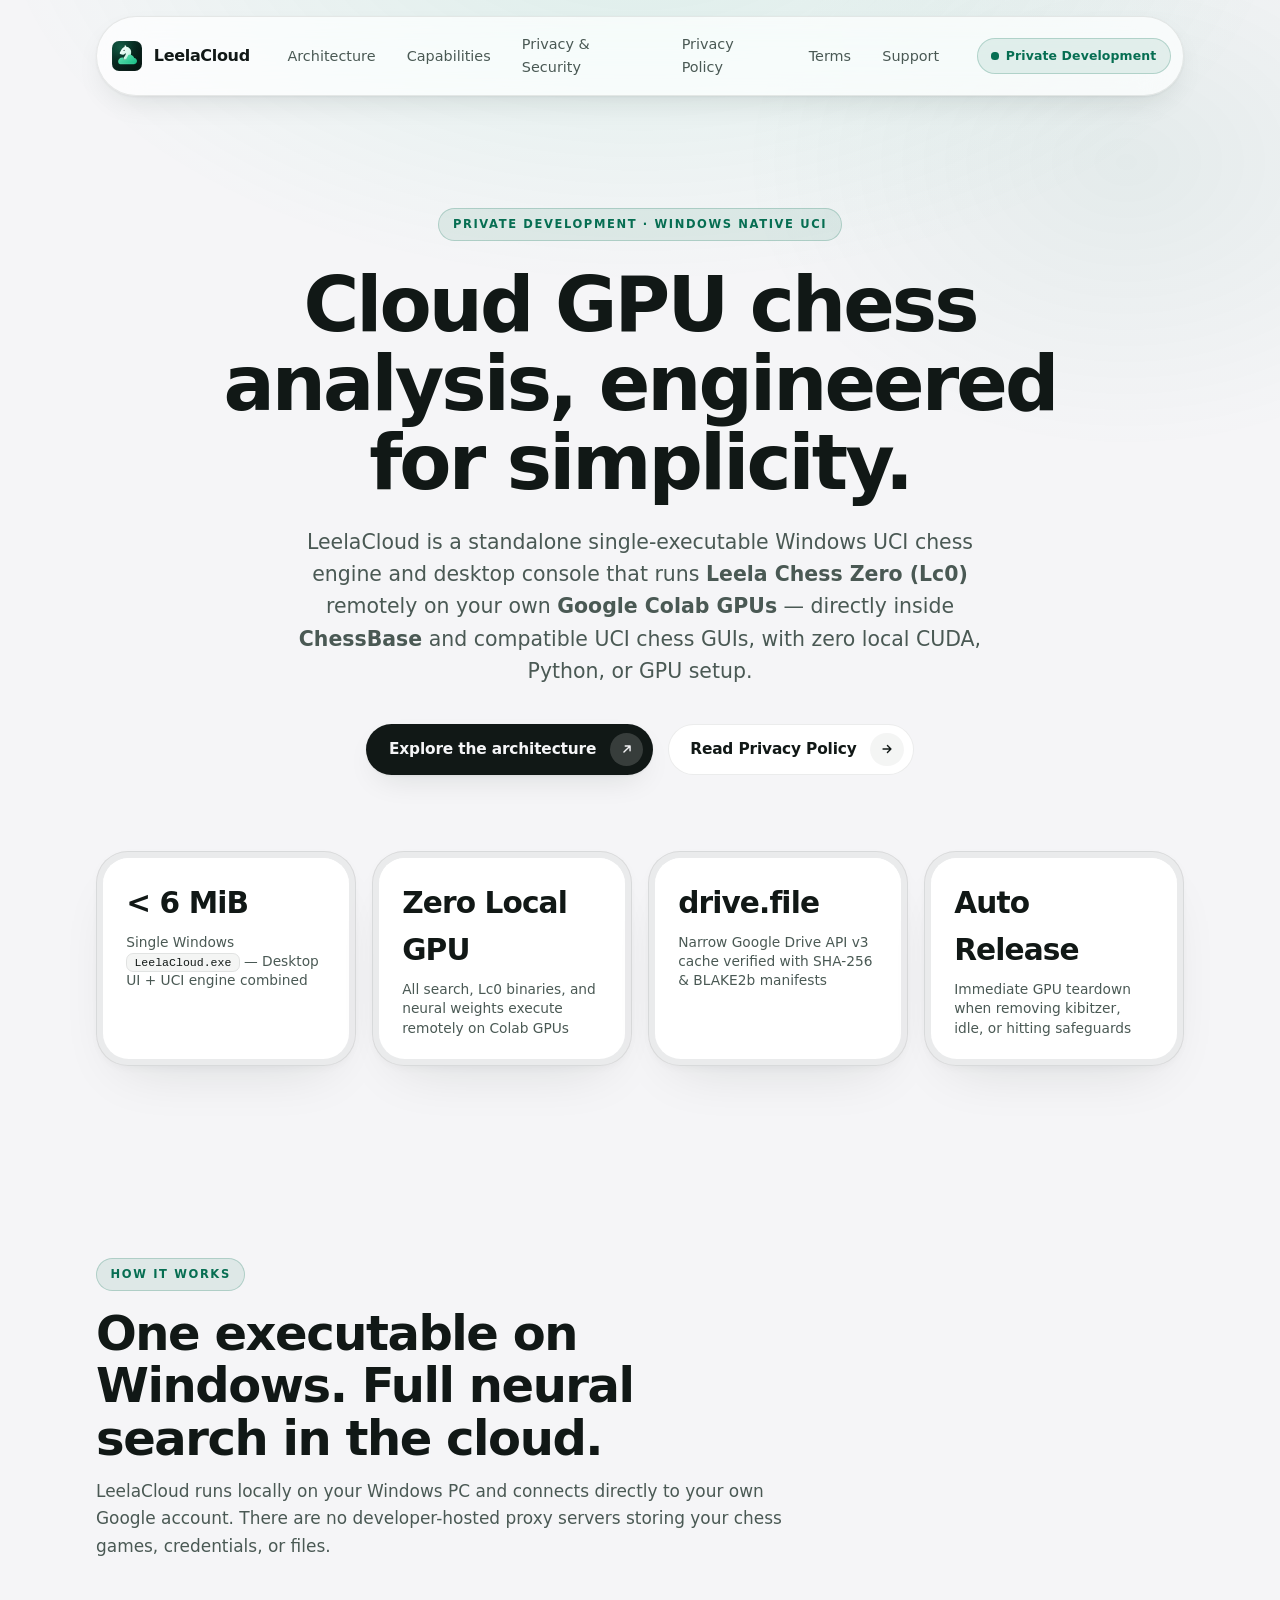
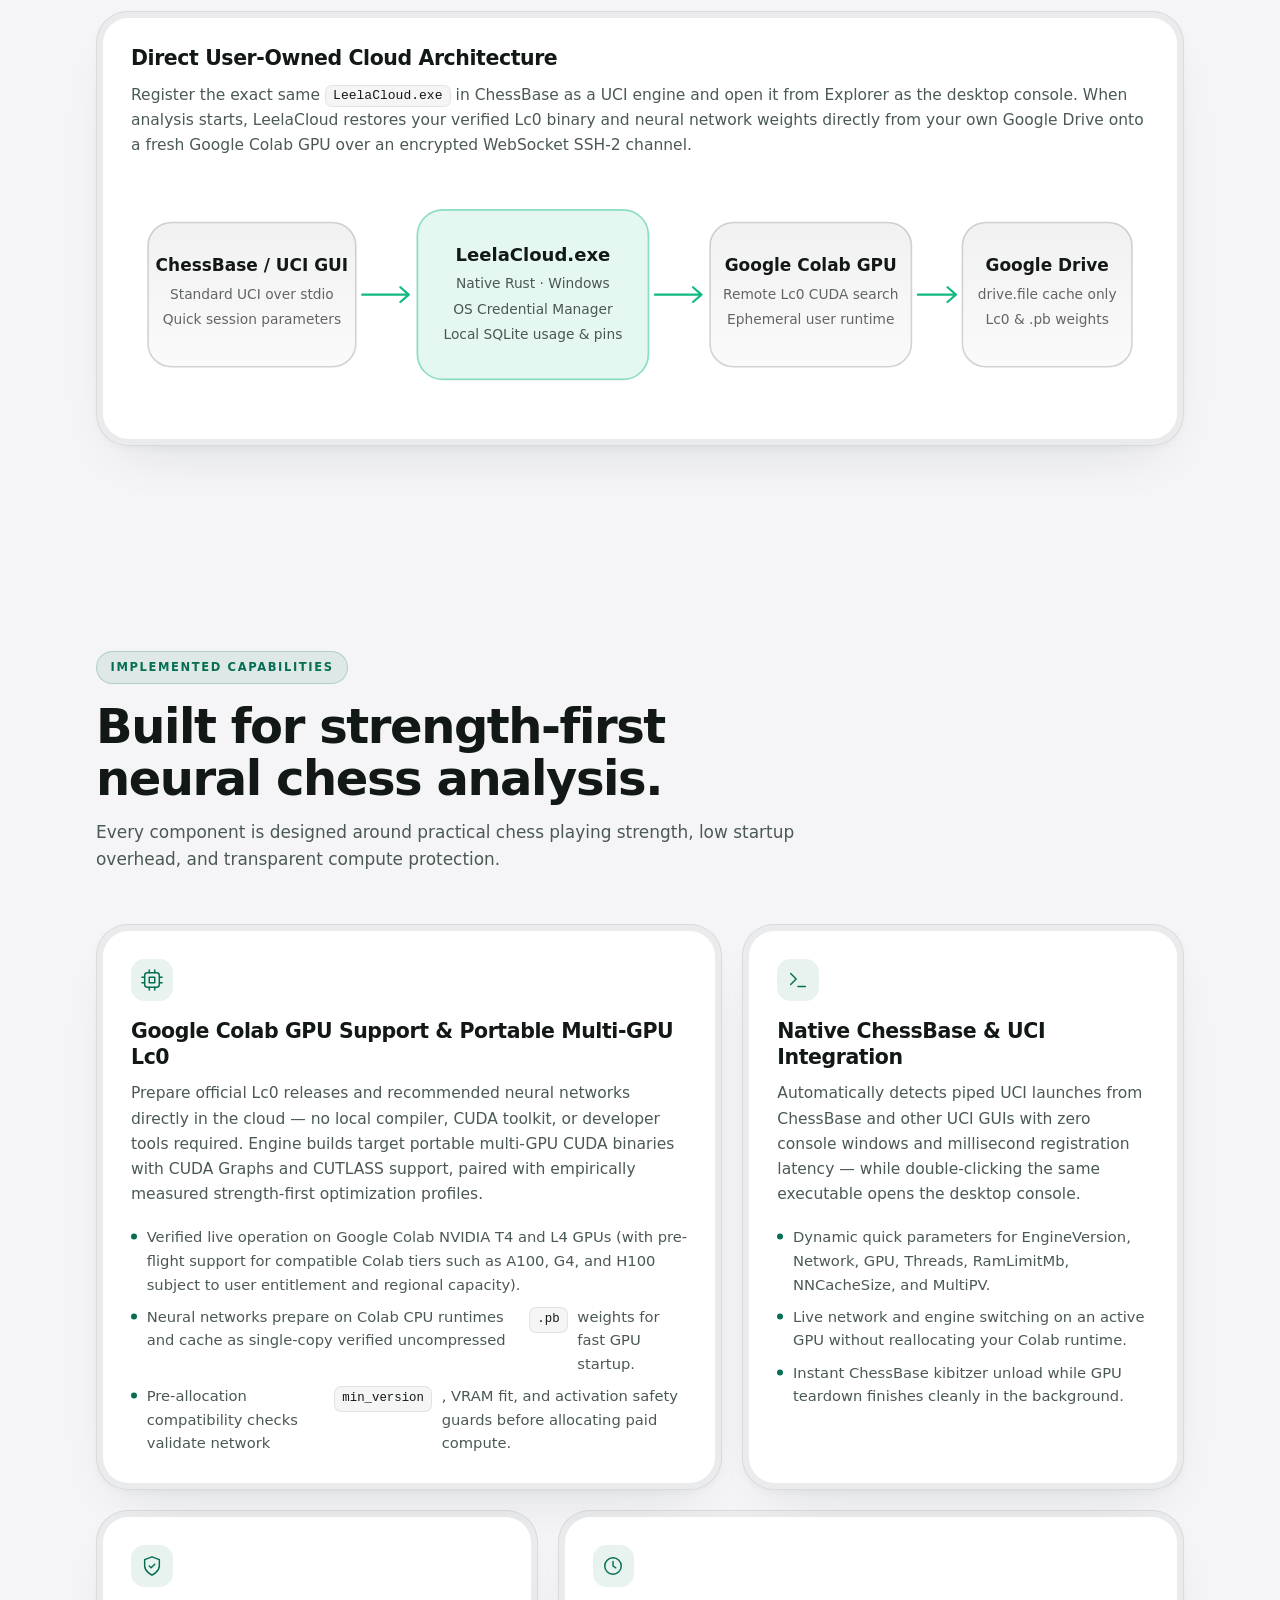
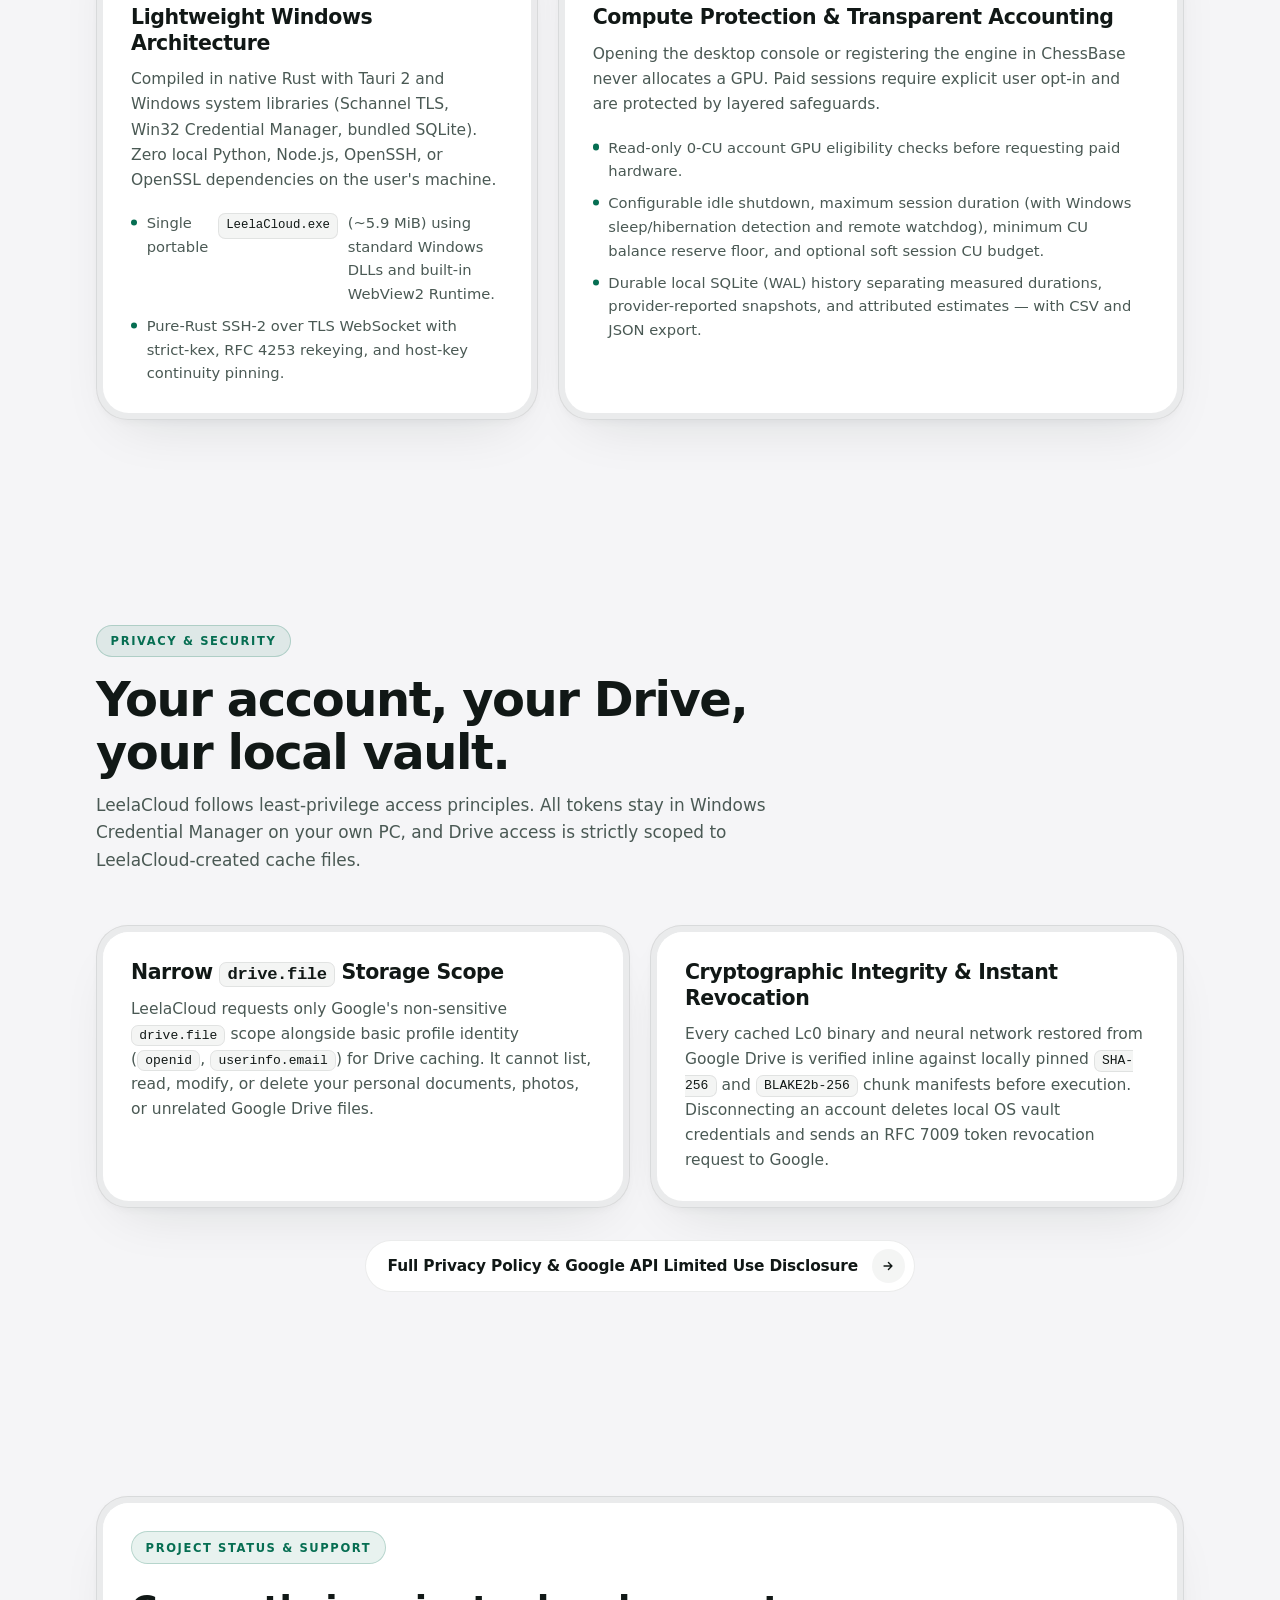
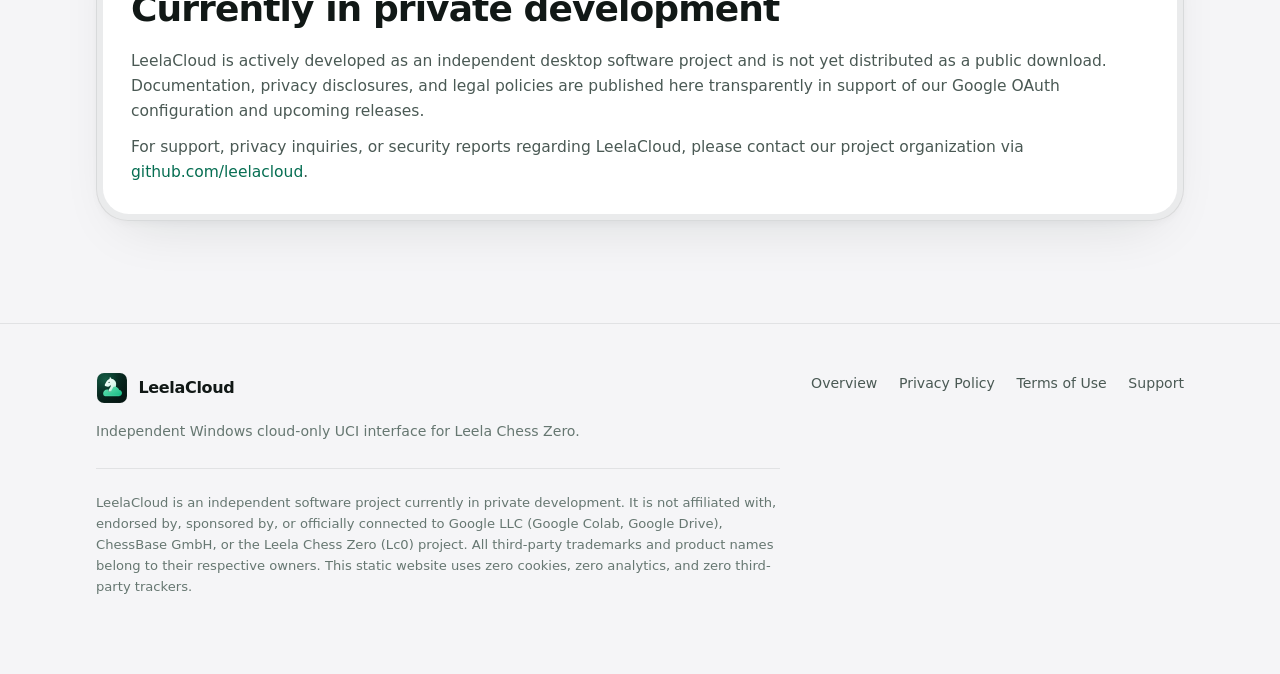
<file: index.html>
<!DOCTYPE html>
<html lang="en">
<head>
  <meta charset="utf-8">
  <meta name="viewport" content="width=device-width, initial-scale=1">
  <meta name="google-site-verification" content="Ib5s-i8mPexOsIdI9Mvztui2vHjwecHdvrHWhP4wXAw">
  <title>LeelaCloud — Cloud GPU Chess Analysis for ChessBase &amp; UCI</title>
  <meta name="description" content="LeelaCloud is a standalone single-executable Windows UCI chess engine and desktop console that runs Leela Chess Zero (Lc0) remotely on your own Google Colab GPUs.">
  <meta name="theme-color" content="#07221B">
  <link rel="icon" type="image/svg+xml" href="assets/favicon.svg">
  <link rel="stylesheet" href="styles.css">
</head>
<body>
  <a class="skip-link" href="#main">Skip to content</a>

  <header class="nav-shell">
    <nav class="nav-island" aria-label="Primary navigation">
      <a class="brand" href="index.html" aria-current="page">
        <img src="assets/logo.svg" alt="" width="32" height="32">
        <span>LeelaCloud</span>
      </a>
      <div class="nav-links">
        <a href="#architecture">Architecture</a>
        <a href="#capabilities">Capabilities</a>
        <a href="#privacy">Privacy &amp; Security</a>
        <a href="privacy.html">Privacy Policy</a>
        <a href="terms.html">Terms</a>
        <a href="#support">Support</a>
      </div>
      <span class="nav-status" title="LeelaCloud is currently in private development">
        <span class="status-dot" aria-hidden="true"></span>Private Development
      </span>
      <button class="menu-toggle" type="button" aria-label="Toggle navigation menu" aria-expanded="false" aria-controls="mobile-menu">
        <span class="menu-bars" aria-hidden="true"><span></span><span></span></span>
      </button>
    </nav>
  </header>

  <nav id="mobile-menu" class="mobile-drawer" aria-label="Mobile navigation" data-open="false">
    <a href="#architecture">Architecture</a>
    <a href="#capabilities">Capabilities</a>
    <a href="#privacy">Privacy &amp; Security</a>
    <a href="privacy.html">Privacy Policy</a>
    <a href="terms.html">Terms of Use</a>
    <a href="#support">Support</a>
  </nav>

  <main id="main">
    <section class="hero">
      <div class="wrap">
        <span class="eyebrow">Private Development · Windows Native UCI</span>
        <h1>Cloud GPU chess analysis, engineered for simplicity.</h1>
        <p class="hero-lead">
          LeelaCloud is a standalone single-executable Windows UCI chess engine and desktop console that runs
          <strong>Leela Chess Zero (Lc0)</strong> remotely on your own <strong>Google Colab GPUs</strong> — directly inside
          <strong>ChessBase</strong> and compatible UCI chess GUIs, with zero local CUDA, Python, or GPU setup.
        </p>

        <div class="cta-row">
          <a class="btn btn-primary" href="#architecture">
            <span>Explore the architecture</span>
            <span class="btn-orb" aria-hidden="true">
              <svg width="14" height="14" viewBox="0 0 16 16" fill="none" stroke="currentColor" stroke-width="1.6" stroke-linecap="round" stroke-linejoin="round"><path d="M4.5 11.5 11.5 4.5M6 4.5h5.5V10"/></svg>
            </span>
          </a>
          <a class="btn btn-secondary" href="privacy.html">
            <span>Read Privacy Policy</span>
            <span class="btn-orb" aria-hidden="true">
              <svg width="14" height="14" viewBox="0 0 16 16" fill="none" stroke="currentColor" stroke-width="1.6" stroke-linecap="round" stroke-linejoin="round"><path d="M3.5 8h9M8.5 4l4 4-4 4"/></svg>
            </span>
          </a>
        </div>

        <div class="metrics-strip">
          <div class="bezel metric-card">
            <div class="bezel-core">
              <div class="metric-value">&lt; 6 MiB</div>
              <div class="metric-label">Single Windows <span class="code-chip">LeelaCloud.exe</span> — Desktop UI + UCI engine combined</div>
            </div>
          </div>
          <div class="bezel metric-card">
            <div class="bezel-core">
              <div class="metric-value">Zero Local GPU</div>
              <div class="metric-label">All search, Lc0 binaries, and neural weights execute remotely on Colab GPUs</div>
            </div>
          </div>
          <div class="bezel metric-card">
            <div class="bezel-core">
              <div class="metric-value">drive.file</div>
              <div class="metric-label">Narrow Google Drive API v3 cache verified with SHA-256 &amp; BLAKE2b manifests</div>
            </div>
          </div>
          <div class="bezel metric-card">
            <div class="bezel-core">
              <div class="metric-value">Auto Release</div>
              <div class="metric-label">Immediate GPU teardown when removing kibitzer, idle, or hitting safeguards</div>
            </div>
          </div>
        </div>
      </div>
    </section>

    <section id="architecture" class="section">
      <div class="wrap">
        <div class="section-head" data-reveal>
          <span class="eyebrow">How It Works</span>
          <h2>One executable on Windows. Full neural search in the cloud.</h2>
          <p>
            LeelaCloud runs locally on your Windows PC and connects directly to your own Google account. There are no
            developer-hosted proxy servers storing your chess games, credentials, or files.
          </p>
        </div>

        <div class="bezel" data-reveal>
          <div class="bezel-core">
            <h3>Direct User-Owned Cloud Architecture</h3>
            <p>
              Register the exact same <span class="code-chip">LeelaCloud.exe</span> in ChessBase as a UCI engine and open it from Explorer as the desktop console.
              When analysis starts, LeelaCloud restores your verified Lc0 binary and neural network weights directly from your own Google Drive onto a fresh Google Colab GPU over an encrypted WebSocket SSH-2 channel.
            </p>
            <svg class="arch-diagram" viewBox="0 0 960 220" role="img" aria-label="Architecture diagram: ChessBase or UCI GUI connects to LeelaCloud.exe on Windows, which connects directly to the user's Google Colab GPU running Lc0 and to the user's Google Drive narrow drive.file cache.">
              <defs>
                <linearGradient id="nodeFill" x1="0" y1="0" x2="0" y2="1">
                  <stop offset="0%" stop-color="currentColor" stop-opacity="0.06"/>
                  <stop offset="100%" stop-color="currentColor" stop-opacity="0.02"/>
                </linearGradient>
              </defs>
              <!-- Node 1: ChessBase -->
              <rect x="16" y="42" width="196" height="136" rx="22" fill="url(#nodeFill)" stroke="currentColor" stroke-opacity="0.18" stroke-width="1.5"/>
              <text x="114" y="88" text-anchor="middle" fill="currentColor" font-size="16" font-weight="650" font-family="system-ui, sans-serif">ChessBase / UCI GUI</text>
              <text x="114" y="114" text-anchor="middle" fill="currentColor" fill-opacity="0.65" font-size="13" font-family="system-ui, sans-serif">Standard UCI over stdio</text>
              <text x="114" y="138" text-anchor="middle" fill="currentColor" fill-opacity="0.65" font-size="13" font-family="system-ui, sans-serif">Quick session parameters</text>

              <!-- Arrow 1 -->
              <path d="M218 110h44m-8-7 8 7-8 7" fill="none" stroke="#10B981" stroke-width="2" stroke-linecap="round" stroke-linejoin="round"/>

              <!-- Node 2: LeelaCloud.exe -->
              <rect x="270" y="30" width="218" height="160" rx="24" fill="#10B981" fill-opacity="0.11" stroke="#10B981" stroke-opacity="0.45" stroke-width="1.6"/>
              <text x="379" y="78" text-anchor="middle" fill="currentColor" font-size="17" font-weight="700" font-family="system-ui, sans-serif">LeelaCloud.exe</text>
              <text x="379" y="104" text-anchor="middle" fill="currentColor" fill-opacity="0.72" font-size="13" font-family="system-ui, sans-serif">Native Rust · Windows</text>
              <text x="379" y="128" text-anchor="middle" fill="currentColor" fill-opacity="0.72" font-size="13" font-family="system-ui, sans-serif">OS Credential Manager</text>
              <text x="379" y="152" text-anchor="middle" fill="currentColor" fill-opacity="0.72" font-size="13" font-family="system-ui, sans-serif">Local SQLite usage &amp; pins</text>

              <!-- Arrow 2 -->
              <path d="M494 110h44m-8-7 8 7-8 7" fill="none" stroke="#10B981" stroke-width="2" stroke-linecap="round" stroke-linejoin="round"/>

              <!-- Node 3: Colab GPU -->
              <rect x="546" y="42" width="190" height="136" rx="22" fill="url(#nodeFill)" stroke="currentColor" stroke-opacity="0.18" stroke-width="1.5"/>
              <text x="641" y="88" text-anchor="middle" fill="currentColor" font-size="16" font-weight="650" font-family="system-ui, sans-serif">Google Colab GPU</text>
              <text x="641" y="114" text-anchor="middle" fill="currentColor" fill-opacity="0.65" font-size="13" font-family="system-ui, sans-serif">Remote Lc0 CUDA search</text>
              <text x="641" y="138" text-anchor="middle" fill="currentColor" fill-opacity="0.65" font-size="13" font-family="system-ui, sans-serif">Ephemeral user runtime</text>

              <!-- Arrow 3 -->
              <path d="M742 110h36m-8-7 8 7-8 7" fill="none" stroke="#10B981" stroke-width="2" stroke-linecap="round" stroke-linejoin="round"/>

              <!-- Node 4: Google Drive -->
              <rect x="784" y="42" width="160" height="136" rx="22" fill="url(#nodeFill)" stroke="currentColor" stroke-opacity="0.18" stroke-width="1.5"/>
              <text x="864" y="88" text-anchor="middle" fill="currentColor" font-size="16" font-weight="650" font-family="system-ui, sans-serif">Google Drive</text>
              <text x="864" y="114" text-anchor="middle" fill="currentColor" fill-opacity="0.65" font-size="13" font-family="system-ui, sans-serif">drive.file cache only</text>
              <text x="864" y="138" text-anchor="middle" fill="currentColor" fill-opacity="0.65" font-size="13" font-family="system-ui, sans-serif">Lc0 &amp; .pb weights</text>
            </svg>
          </div>
        </div>
      </div>
    </section>

    <section id="capabilities" class="section">
      <div class="wrap">
        <div class="section-head" data-reveal>
          <span class="eyebrow">Implemented Capabilities</span>
          <h2>Built for strength-first neural chess analysis.</h2>
          <p>
            Every component is designed around practical chess playing strength, low startup overhead, and transparent compute protection.
          </p>
        </div>

        <div class="bento">
          <article class="bezel span-7" data-reveal>
            <div class="bezel-core">
              <div class="card-icon" aria-hidden="true">
                <svg width="22" height="22" viewBox="0 0 24 24" fill="none" stroke="currentColor" stroke-width="1.6" stroke-linecap="round" stroke-linejoin="round"><rect x="4" y="4" width="16" height="16" rx="3"/><path d="M9 9h6v6H9zM9 1v3M15 1v3M9 20v3M15 20v3M20 9h3M20 15h3M1 9h3M1 15h3"/></svg>
              </div>
              <h3>Google Colab GPU Support &amp; Portable Multi-GPU Lc0</h3>
              <p>
                Prepare official Lc0 releases and recommended neural networks directly in the cloud — no local compiler, CUDA toolkit, or developer tools required.
                Engine builds target portable multi-GPU CUDA binaries with CUDA Graphs and CUTLASS support, paired with empirically measured strength-first optimization profiles.
              </p>
              <ul class="detail-list">
                <li>Verified live operation on Google Colab NVIDIA T4 and L4 GPUs (with pre-flight support for compatible Colab tiers such as A100, G4, and H100 subject to user entitlement and regional capacity).</li>
                <li>Neural networks prepare on Colab CPU runtimes and cache as single-copy verified uncompressed <span class="code-chip">.pb</span> weights for fast GPU startup.</li>
                <li>Pre-allocation compatibility checks validate network <span class="code-chip">min_version</span>, VRAM fit, and activation safety guards before allocating paid compute.</li>
              </ul>
            </div>
          </article>

          <article class="bezel span-5" data-reveal>
            <div class="bezel-core">
              <div class="card-icon" aria-hidden="true">
                <svg width="22" height="22" viewBox="0 0 24 24" fill="none" stroke="currentColor" stroke-width="1.6" stroke-linecap="round" stroke-linejoin="round"><path d="M4 17l6-6-6-6M12 19h8"/></svg>
              </div>
              <h3>Native ChessBase &amp; UCI Integration</h3>
              <p>
                Automatically detects piped UCI launches from ChessBase and other UCI GUIs with zero console windows and millisecond registration latency — while double-clicking the same executable opens the desktop console.
              </p>
              <ul class="detail-list">
                <li>Dynamic quick parameters for EngineVersion, Network, GPU, Threads, RamLimitMb, NNCacheSize, and MultiPV.</li>
                <li>Live network and engine switching on an active GPU without reallocating your Colab runtime.</li>
                <li>Instant ChessBase kibitzer unload while GPU teardown finishes cleanly in the background.</li>
              </ul>
            </div>
          </article>

          <article class="bezel span-5" data-reveal>
            <div class="bezel-core">
              <div class="card-icon" aria-hidden="true">
                <svg width="22" height="22" viewBox="0 0 24 24" fill="none" stroke="currentColor" stroke-width="1.6" stroke-linecap="round" stroke-linejoin="round"><path d="M12 22s8-4 8-10V5l-8-3-8 3v7c0 6 8 10 8 10z"/><path d="M9 12l2 2 4-4"/></svg>
              </div>
              <h3>Lightweight Windows Architecture</h3>
              <p>
                Compiled in native Rust with Tauri 2 and Windows system libraries (Schannel TLS, Win32 Credential Manager, bundled SQLite). Zero local Python, Node.js, OpenSSH, or OpenSSL dependencies on the user's machine.
              </p>
              <ul class="detail-list">
                <li>Single portable <span class="code-chip">LeelaCloud.exe</span> (~5.9 MiB) using standard Windows DLLs and built-in WebView2 Runtime.</li>
                <li>Pure-Rust SSH-2 over TLS WebSocket with strict-kex, RFC 4253 rekeying, and host-key continuity pinning.</li>
              </ul>
            </div>
          </article>

          <article class="bezel span-7" data-reveal>
            <div class="bezel-core">
              <div class="card-icon" aria-hidden="true">
                <svg width="22" height="22" viewBox="0 0 24 24" fill="none" stroke="currentColor" stroke-width="1.6" stroke-linecap="round" stroke-linejoin="round"><circle cx="12" cy="12" r="9"/><path d="M12 7v5l3 2"/></svg>
              </div>
              <h3>Compute Protection &amp; Transparent Accounting</h3>
              <p>
                Opening the desktop console or registering the engine in ChessBase never allocates a GPU. Paid sessions require explicit user opt-in and are protected by layered safeguards.
              </p>
              <ul class="detail-list">
                <li>Read-only 0-CU account GPU eligibility checks before requesting paid hardware.</li>
                <li>Configurable idle shutdown, maximum session duration (with Windows sleep/hibernation detection and remote watchdog), minimum CU balance reserve floor, and optional soft session CU budget.</li>
                <li>Durable local SQLite (WAL) history separating measured durations, provider-reported snapshots, and attributed estimates — with CSV and JSON export.</li>
              </ul>
            </div>
          </article>
        </div>
      </div>
    </section>

    <section id="privacy" class="section">
      <div class="wrap">
        <div class="section-head" data-reveal>
          <span class="eyebrow">Privacy &amp; Security</span>
          <h2>Your account, your Drive, your local vault.</h2>
          <p>
            LeelaCloud follows least-privilege access principles. All tokens stay in Windows Credential Manager on your own PC, and Drive access is strictly scoped to LeelaCloud-created cache files.
          </p>
        </div>

        <div class="bento">
          <article class="bezel span-6" data-reveal>
            <div class="bezel-core">
              <h3>Narrow <span class="code-chip">drive.file</span> Storage Scope</h3>
              <p>
                LeelaCloud requests only Google's non-sensitive <span class="code-chip">drive.file</span> scope alongside basic profile identity (<span class="code-chip">openid</span>, <span class="code-chip">userinfo.email</span>) for Drive caching.
                It cannot list, read, modify, or delete your personal documents, photos, or unrelated Google Drive files.
              </p>
            </div>
          </article>
          <article class="bezel span-6" data-reveal>
            <div class="bezel-core">
              <h3>Cryptographic Integrity &amp; Instant Revocation</h3>
              <p>
                Every cached Lc0 binary and neural network restored from Google Drive is verified inline against locally pinned <span class="code-chip">SHA-256</span> and <span class="code-chip">BLAKE2b-256</span> chunk manifests before execution.
                Disconnecting an account deletes local OS vault credentials and sends an RFC 7009 token revocation request to Google.
              </p>
            </div>
          </article>
        </div>

        <div class="cta-row" style="margin-top: 2rem;" data-reveal>
          <a class="btn btn-secondary" href="privacy.html">
            <span>Full Privacy Policy &amp; Google API Limited Use Disclosure</span>
            <span class="btn-orb" aria-hidden="true">
              <svg width="14" height="14" viewBox="0 0 16 16" fill="none" stroke="currentColor" stroke-width="1.6" stroke-linecap="round" stroke-linejoin="round"><path d="M3.5 8h9M8.5 4l4 4-4 4"/></svg>
            </span>
          </a>
        </div>
      </div>
    </section>

    <section id="support" class="section">
      <div class="wrap">
        <div class="bezel" data-reveal>
          <div class="bezel-core">
            <span class="eyebrow">Project Status &amp; Support</span>
            <h2 style="margin-top: 1rem; font-size: clamp(1.6rem, 3vw, 2.25rem); letter-spacing: -0.025em;">Currently in private development</h2>
            <p>
              LeelaCloud is actively developed as an independent desktop software project and is not yet distributed as a public download.
              Documentation, privacy disclosures, and legal policies are published here transparently in support of our Google OAuth configuration and upcoming releases.
            </p>
            <p>
              For support, privacy inquiries, or security reports regarding LeelaCloud, please contact our project organization via
              <a href="https://github.com/leelacloud" rel="noopener noreferrer">github.com/leelacloud</a><!-- SUPPORT_CONTACT_SLOT -->.
            </p>
          </div>
        </div>
      </div>
    </section>
  </main>

  <footer>
    <div class="wrap">
      <div class="footer-grid">
        <div>
          <a class="brand" href="index.html">
            <img src="assets/logo.svg" alt="" width="28" height="28">
            <span>LeelaCloud</span>
          </a>
          <p style="margin: 0.6rem 0 0;">Independent Windows cloud-only UCI interface for Leela Chess Zero.</p>
        </div>
        <div class="footer-links" aria-label="Legal and support links">
          <a href="index.html">Overview</a>
          <a href="privacy.html">Privacy Policy</a>
          <a href="terms.html">Terms of Use</a>
          <a href="#support">Support</a>
        </div>
      </div>
      <p class="disclaimer">
        LeelaCloud is an independent software project currently in private development. It is not affiliated with, endorsed by, sponsored by, or officially connected to Google LLC (Google Colab, Google Drive), ChessBase GmbH, or the Leela Chess Zero (Lc0) project. All third-party trademarks and product names belong to their respective owners. This static website uses zero cookies, zero analytics, and zero third-party trackers.
      </p>
    </div>
  </footer>

  <script>
    (function () {
      var btn = document.querySelector(".menu-toggle");
      var drawer = document.getElementById("mobile-menu");
      if (btn && drawer) {
        btn.addEventListener("click", function () {
          var open = btn.getAttribute("aria-expanded") === "true";
          btn.setAttribute("aria-expanded", String(!open));
          drawer.setAttribute("data-open", String(!open));
        });
        drawer.querySelectorAll("a").forEach(function (link) {
          link.addEventListener("click", function () {
            btn.setAttribute("aria-expanded", "false");
            drawer.setAttribute("data-open", "false");
          });
        });
        document.addEventListener("keydown", function (e) {
          if (e.key === "Escape") {
            btn.setAttribute("aria-expanded", "false");
            drawer.setAttribute("data-open", "false");
          }
        });
      }
      if ("IntersectionObserver" in window && !window.matchMedia("(prefers-reduced-motion: reduce)").matches) {
        document.documentElement.classList.add("js-ready");
        var io = new IntersectionObserver(function (entries) {
          entries.forEach(function (entry) {
            if (entry.isIntersecting) {
              entry.target.classList.add("is-visible");
              io.unobserve(entry.target);
            }
          });
        }, { rootMargin: "0px 0px -8% 0px", threshold: 0.05 });
        document.querySelectorAll("[data-reveal]").forEach(function (el) { io.observe(el); });
      }
    })();
  </script>
</body>
</html>
</file>
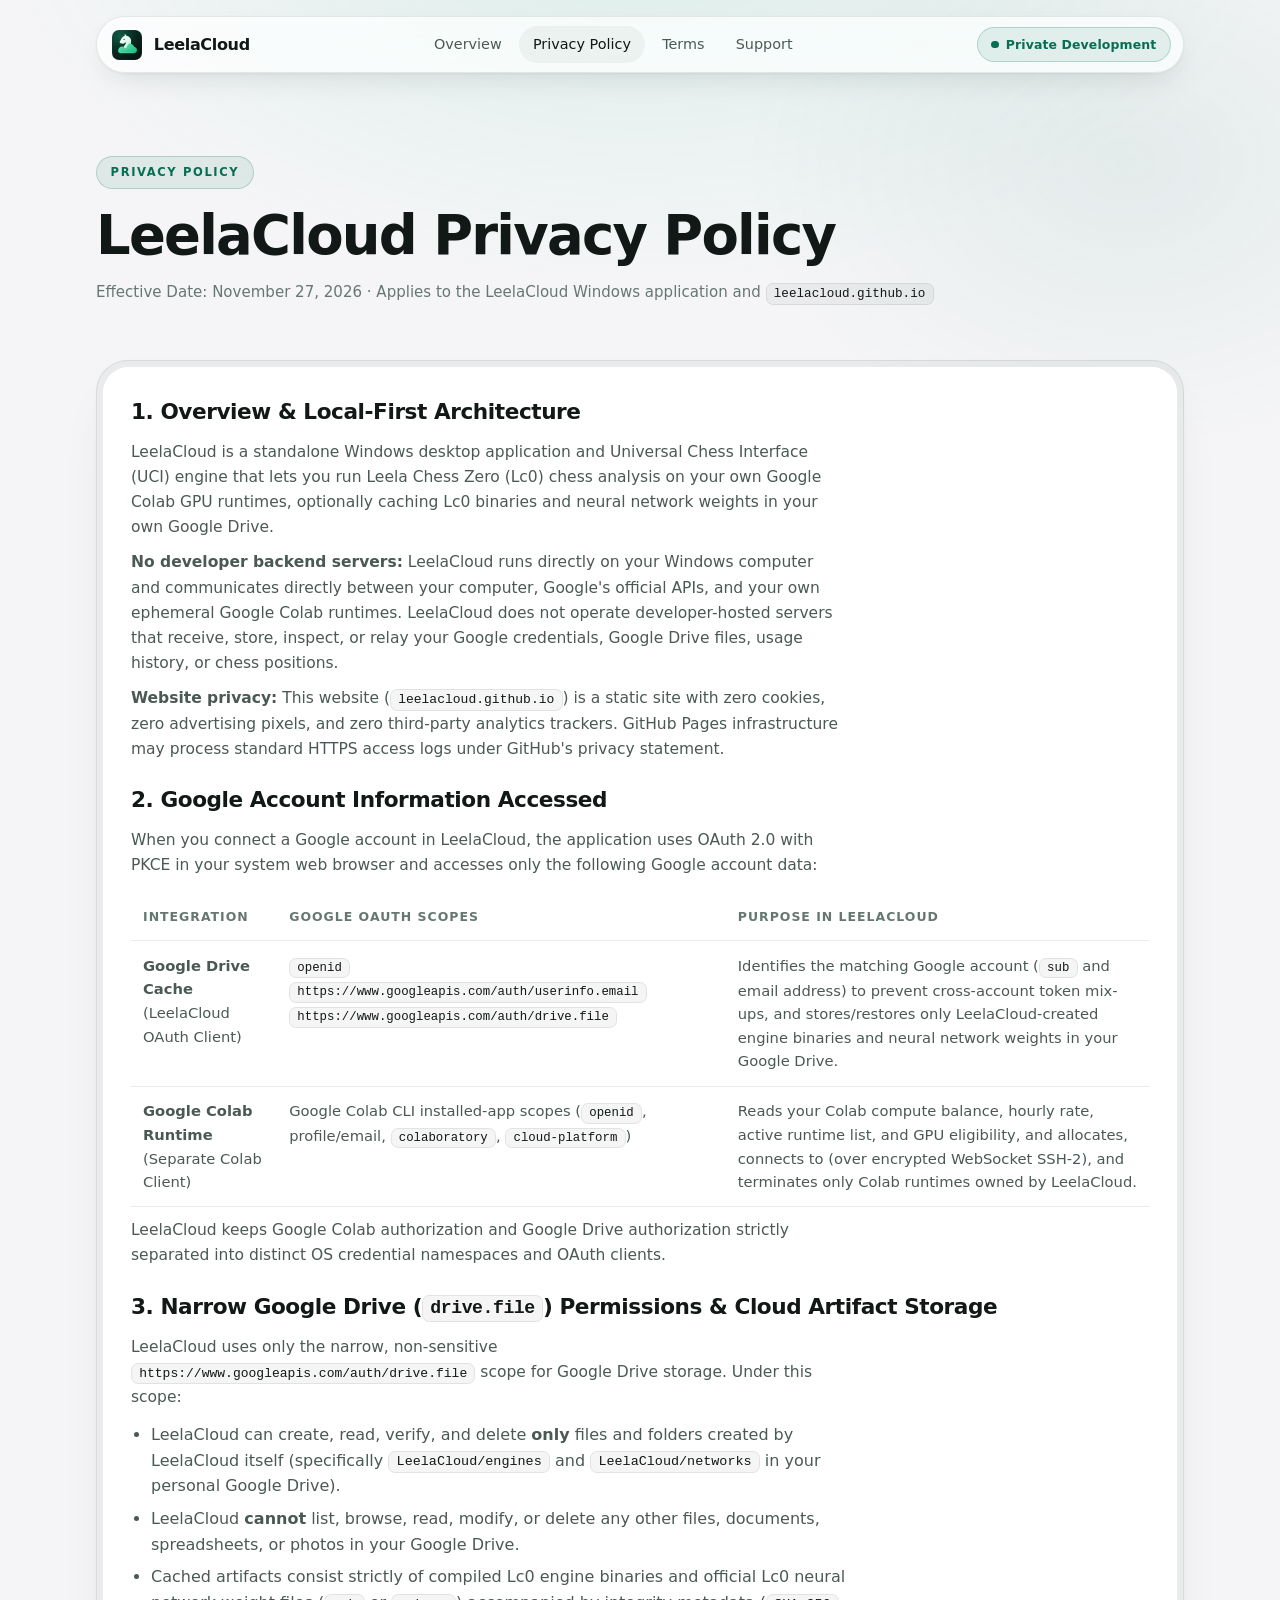
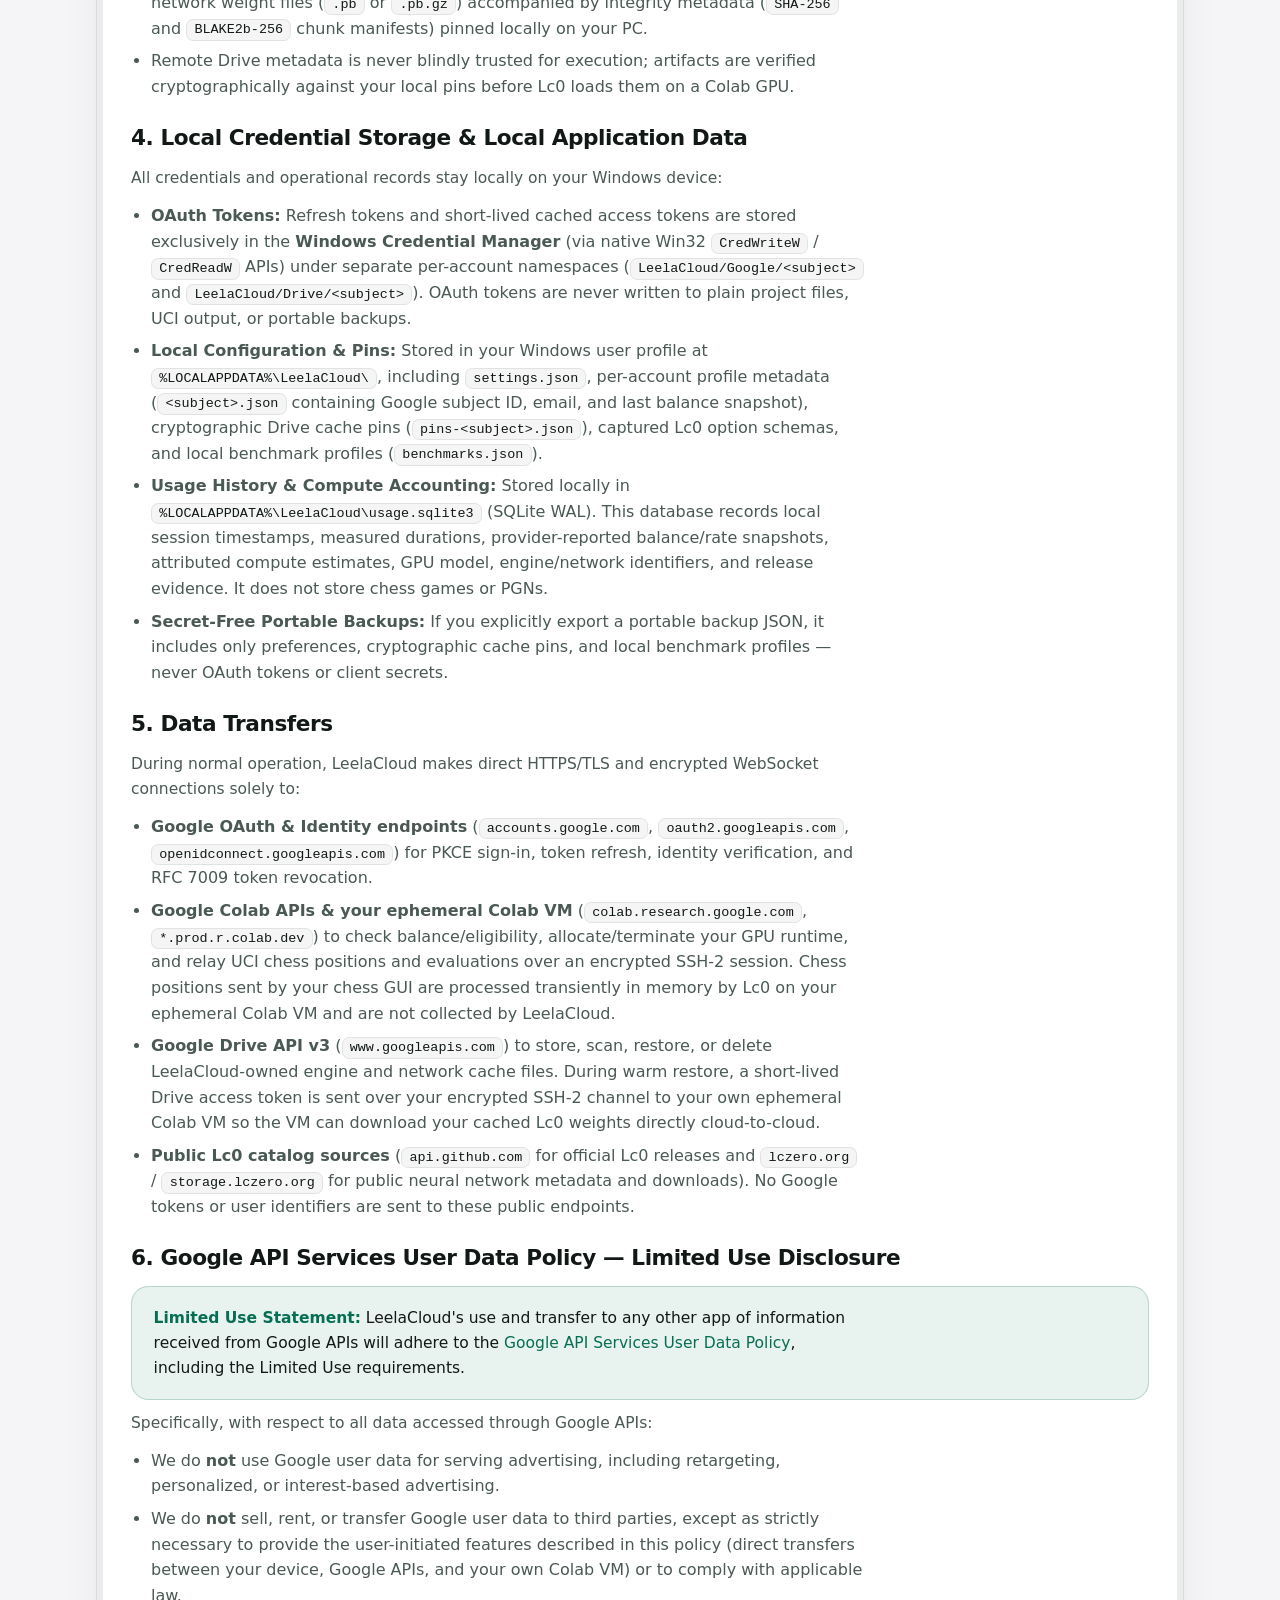
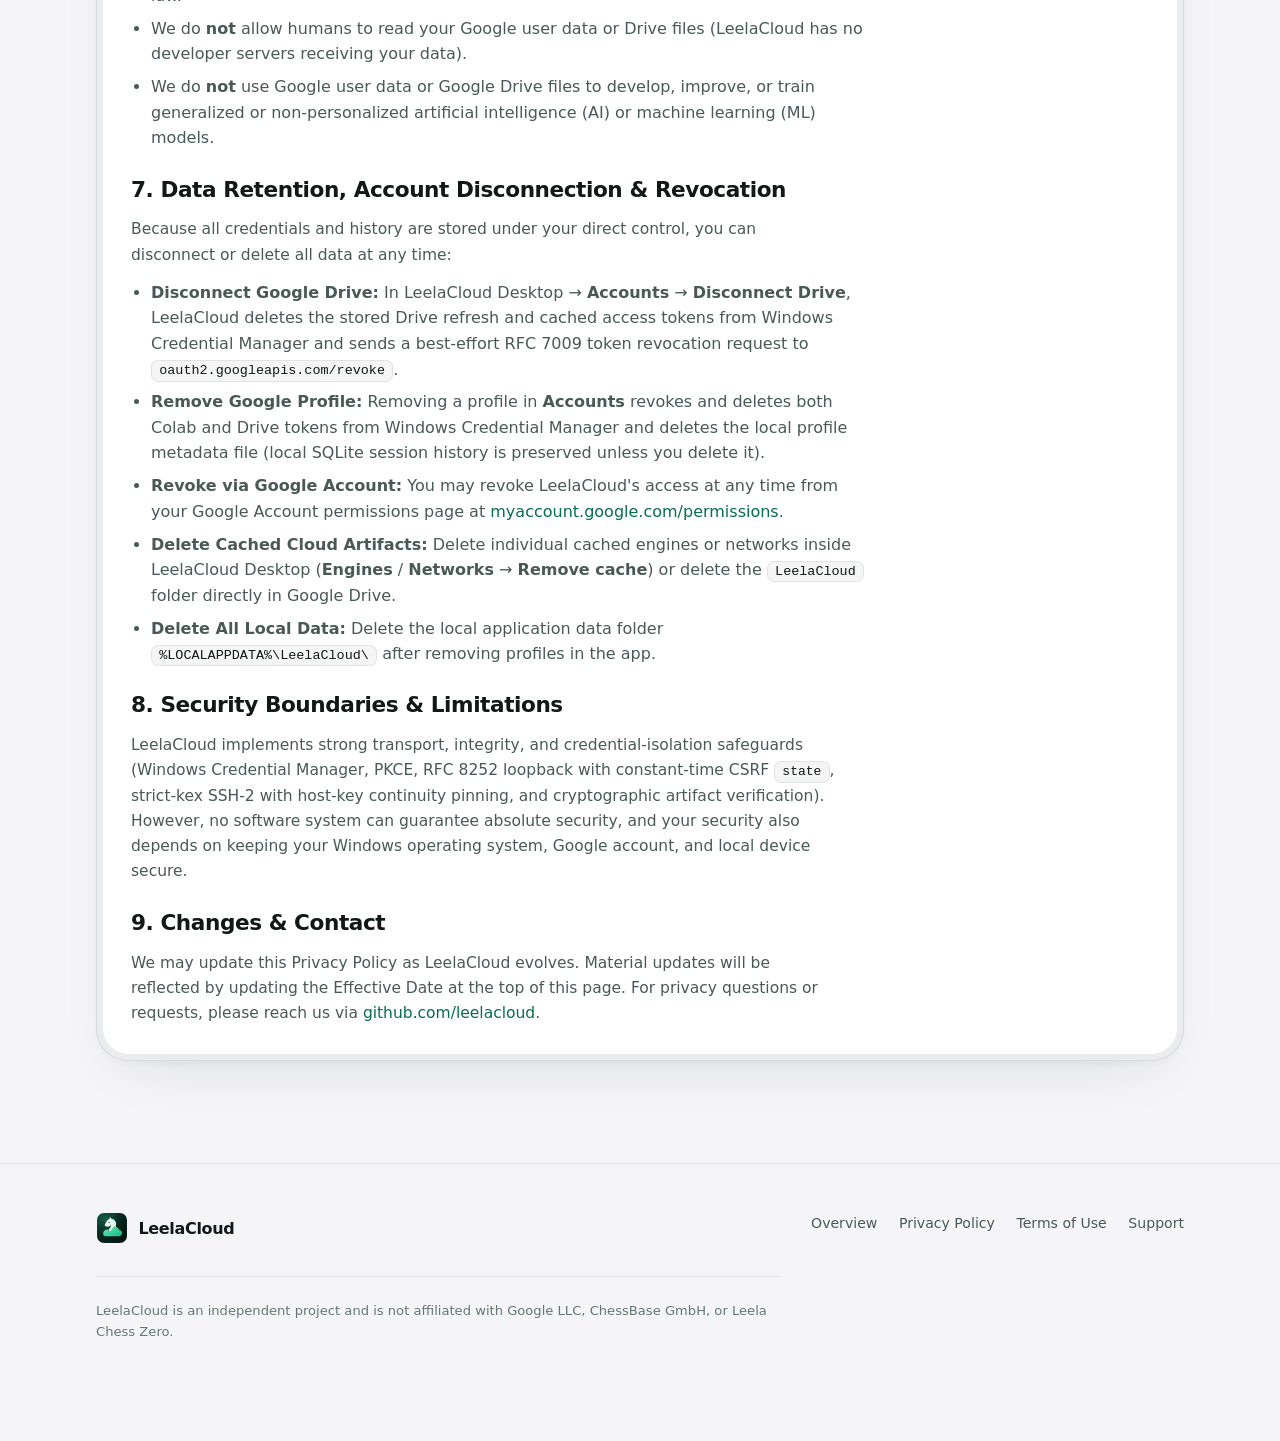
<file: privacy.html>
<!DOCTYPE html>
<html lang="en">
<head>
  <meta charset="utf-8">
  <meta name="viewport" content="width=device-width, initial-scale=1">
  <title>Privacy Policy — LeelaCloud</title>
  <meta name="description" content="How LeelaCloud accesses, stores, transfers, and deletes Google account, Colab, and narrow Google Drive (drive.file) data on your Windows computer.">
  <meta name="theme-color" content="#07221B">
  <link rel="icon" type="image/svg+xml" href="assets/favicon.svg">
  <link rel="stylesheet" href="styles.css">
</head>
<body>
  <a class="skip-link" href="#main">Skip to content</a>

  <header class="nav-shell">
    <nav class="nav-island" aria-label="Primary navigation">
      <a class="brand" href="index.html">
        <img src="assets/logo.svg" alt="" width="32" height="32">
        <span>LeelaCloud</span>
      </a>
      <div class="nav-links">
        <a href="index.html">Overview</a>
        <a href="privacy.html" aria-current="page">Privacy Policy</a>
        <a href="terms.html">Terms</a>
        <a href="index.html#support">Support</a>
      </div>
      <span class="nav-status"><span class="status-dot" aria-hidden="true"></span>Private Development</span>
      <button class="menu-toggle" type="button" aria-label="Toggle navigation menu" aria-expanded="false" aria-controls="mobile-menu">
        <span class="menu-bars" aria-hidden="true"><span></span><span></span></span>
      </button>
    </nav>
  </header>

  <nav id="mobile-menu" class="mobile-drawer" aria-label="Mobile navigation" data-open="false">
    <a href="index.html">Overview</a>
    <a href="privacy.html" aria-current="page">Privacy Policy</a>
    <a href="terms.html">Terms of Use</a>
    <a href="index.html#support">Support</a>
  </nav>

  <main id="main" class="wrap doc-layout">
    <div class="doc-hero">
      <span class="eyebrow">Privacy Policy</span>
      <h1>LeelaCloud Privacy Policy</h1>
      <p class="doc-meta">Effective Date: November 27, 2026 · Applies to the LeelaCloud Windows application and <span class="code-chip">leelacloud.github.io</span></p>
    </div>

    <div class="bezel">
      <div class="bezel-core prose">
        <section>
          <h2>1. Overview &amp; Local-First Architecture</h2>
          <p>
            LeelaCloud is a standalone Windows desktop application and Universal Chess Interface (UCI) engine that lets you run
            Leela Chess Zero (Lc0) chess analysis on your own Google Colab GPU runtimes, optionally caching Lc0 binaries and neural network weights in your own Google Drive.
          </p>
          <p>
            <strong>No developer backend servers:</strong> LeelaCloud runs directly on your Windows computer and communicates directly between your computer, Google's official APIs, and your own ephemeral Google Colab runtimes. LeelaCloud does not operate developer-hosted servers that receive, store, inspect, or relay your Google credentials, Google Drive files, usage history, or chess positions.
          </p>
          <p>
            <strong>Website privacy:</strong> This website (<span class="code-chip">leelacloud.github.io</span>) is a static site with zero cookies, zero advertising pixels, and zero third-party analytics trackers. GitHub Pages infrastructure may process standard HTTPS access logs under GitHub's privacy statement.
          </p>
        </section>

        <section>
          <h2>2. Google Account Information Accessed</h2>
          <p>
            When you connect a Google account in LeelaCloud, the application uses OAuth 2.0 with PKCE in your system web browser and accesses only the following Google account data:
          </p>
          <div class="table-scroll">
            <table class="scope-table">
              <thead>
                <tr>
                  <th>Integration</th>
                  <th>Google OAuth Scopes</th>
                  <th>Purpose in LeelaCloud</th>
                </tr>
              </thead>
              <tbody>
                <tr>
                  <td><strong>Google Drive Cache</strong><br>(LeelaCloud OAuth Client)</td>
                  <td>
                    <span class="code-chip">openid</span><br>
                    <span class="code-chip">https://www.googleapis.com/auth/userinfo.email</span><br>
                    <span class="code-chip">https://www.googleapis.com/auth/drive.file</span>
                  </td>
                  <td>
                    Identifies the matching Google account (<span class="code-chip">sub</span> and email address) to prevent cross-account token mix-ups, and stores/restores only LeelaCloud-created engine binaries and neural network weights in your Google Drive.
                  </td>
                </tr>
                <tr>
                  <td><strong>Google Colab Runtime</strong><br>(Separate Colab Client)</td>
                  <td>
                    Google Colab CLI installed-app scopes (<span class="code-chip">openid</span>, profile/email, <span class="code-chip">colaboratory</span>, <span class="code-chip">cloud-platform</span>)
                  </td>
                  <td>
                    Reads your Colab compute balance, hourly rate, active runtime list, and GPU eligibility, and allocates, connects to (over encrypted WebSocket SSH-2), and terminates only Colab runtimes owned by LeelaCloud.
                  </td>
                </tr>
              </tbody>
            </table>
          </div>
          <p>
            LeelaCloud keeps Google Colab authorization and Google Drive authorization strictly separated into distinct OS credential namespaces and OAuth clients.
          </p>
        </section>

        <section>
          <h2>3. Narrow Google Drive (<span class="code-chip">drive.file</span>) Permissions &amp; Cloud Artifact Storage</h2>
          <p>
            LeelaCloud uses only the narrow, non-sensitive <span class="code-chip">https://www.googleapis.com/auth/drive.file</span> scope for Google Drive storage. Under this scope:
          </p>
          <ul>
            <li>LeelaCloud can create, read, verify, and delete <strong>only</strong> files and folders created by LeelaCloud itself (specifically <span class="code-chip">LeelaCloud/engines</span> and <span class="code-chip">LeelaCloud/networks</span> in your personal Google Drive).</li>
            <li>LeelaCloud <strong>cannot</strong> list, browse, read, modify, or delete any other files, documents, spreadsheets, or photos in your Google Drive.</li>
            <li>Cached artifacts consist strictly of compiled Lc0 engine binaries and official Lc0 neural network weight files (<span class="code-chip">.pb</span> or <span class="code-chip">.pb.gz</span>) accompanied by integrity metadata (<span class="code-chip">SHA-256</span> and <span class="code-chip">BLAKE2b-256</span> chunk manifests) pinned locally on your PC.</li>
            <li>Remote Drive metadata is never blindly trusted for execution; artifacts are verified cryptographically against your local pins before Lc0 loads them on a Colab GPU.</li>
          </ul>
        </section>

        <section>
          <h2>4. Local Credential Storage &amp; Local Application Data</h2>
          <p>
            All credentials and operational records stay locally on your Windows device:
          </p>
          <ul>
            <li><strong>OAuth Tokens:</strong> Refresh tokens and short-lived cached access tokens are stored exclusively in the <strong>Windows Credential Manager</strong> (via native Win32 <span class="code-chip">CredWriteW</span> / <span class="code-chip">CredReadW</span> APIs) under separate per-account namespaces (<span class="code-chip">LeelaCloud/Google/&lt;subject&gt;</span> and <span class="code-chip">LeelaCloud/Drive/&lt;subject&gt;</span>). OAuth tokens are never written to plain project files, UCI output, or portable backups.</li>
            <li><strong>Local Configuration &amp; Pins:</strong> Stored in your Windows user profile at <span class="code-chip">%LOCALAPPDATA%\LeelaCloud\</span>, including <span class="code-chip">settings.json</span>, per-account profile metadata (<span class="code-chip">&lt;subject&gt;.json</span> containing Google subject ID, email, and last balance snapshot), cryptographic Drive cache pins (<span class="code-chip">pins-&lt;subject&gt;.json</span>), captured Lc0 option schemas, and local benchmark profiles (<span class="code-chip">benchmarks.json</span>).</li>
            <li><strong>Usage History &amp; Compute Accounting:</strong> Stored locally in <span class="code-chip">%LOCALAPPDATA%\LeelaCloud\usage.sqlite3</span> (SQLite WAL). This database records local session timestamps, measured durations, provider-reported balance/rate snapshots, attributed compute estimates, GPU model, engine/network identifiers, and release evidence. It does not store chess games or PGNs.</li>
            <li><strong>Secret-Free Portable Backups:</strong> If you explicitly export a portable backup JSON, it includes only preferences, cryptographic cache pins, and local benchmark profiles — never OAuth tokens or client secrets.</li>
          </ul>
        </section>

        <section>
          <h2>5. Data Transfers</h2>
          <p>
            During normal operation, LeelaCloud makes direct HTTPS/TLS and encrypted WebSocket connections solely to:
          </p>
          <ul>
            <li><strong>Google OAuth &amp; Identity endpoints</strong> (<span class="code-chip">accounts.google.com</span>, <span class="code-chip">oauth2.googleapis.com</span>, <span class="code-chip">openidconnect.googleapis.com</span>) for PKCE sign-in, token refresh, identity verification, and RFC 7009 token revocation.</li>
            <li><strong>Google Colab APIs &amp; your ephemeral Colab VM</strong> (<span class="code-chip">colab.research.google.com</span>, <span class="code-chip">*.prod.r.colab.dev</span>) to check balance/eligibility, allocate/terminate your GPU runtime, and relay UCI chess positions and evaluations over an encrypted SSH-2 session. Chess positions sent by your chess GUI are processed transiently in memory by Lc0 on your ephemeral Colab VM and are not collected by LeelaCloud.</li>
            <li><strong>Google Drive API v3</strong> (<span class="code-chip">www.googleapis.com</span>) to store, scan, restore, or delete LeelaCloud-owned engine and network cache files. During warm restore, a short-lived Drive access token is sent over your encrypted SSH-2 channel to your own ephemeral Colab VM so the VM can download your cached Lc0 weights directly cloud-to-cloud.</li>
            <li><strong>Public Lc0 catalog sources</strong> (<span class="code-chip">api.github.com</span> for official Lc0 releases and <span class="code-chip">lczero.org</span> / <span class="code-chip">storage.lczero.org</span> for public neural network metadata and downloads). No Google tokens or user identifiers are sent to these public endpoints.</li>
          </ul>
        </section>

        <section>
          <h2>6. Google API Services User Data Policy — Limited Use Disclosure</h2>
          <div class="callout">
            <p style="margin: 0; color: inherit;">
              <strong>Limited Use Statement:</strong> LeelaCloud's use and transfer to any other app of information received from Google APIs will adhere to the
              <a href="https://developers.google.com/terms/api-services-user-data-policy" rel="noopener noreferrer">Google API Services User Data Policy</a>,
              including the Limited Use requirements.
            </p>
          </div>
          <p>Specifically, with respect to all data accessed through Google APIs:</p>
          <ul>
            <li>We do <strong>not</strong> use Google user data for serving advertising, including retargeting, personalized, or interest-based advertising.</li>
            <li>We do <strong>not</strong> sell, rent, or transfer Google user data to third parties, except as strictly necessary to provide the user-initiated features described in this policy (direct transfers between your device, Google APIs, and your own Colab VM) or to comply with applicable law.</li>
            <li>We do <strong>not</strong> allow humans to read your Google user data or Drive files (LeelaCloud has no developer servers receiving your data).</li>
            <li>We do <strong>not</strong> use Google user data or Google Drive files to develop, improve, or train generalized or non-personalized artificial intelligence (AI) or machine learning (ML) models.</li>
          </ul>
        </section>

        <section>
          <h2>7. Data Retention, Account Disconnection &amp; Revocation</h2>
          <p>
            Because all credentials and history are stored under your direct control, you can disconnect or delete all data at any time:
          </p>
          <ul>
            <li><strong>Disconnect Google Drive:</strong> In LeelaCloud Desktop → <strong>Accounts</strong> → <strong>Disconnect Drive</strong>, LeelaCloud deletes the stored Drive refresh and cached access tokens from Windows Credential Manager and sends a best-effort RFC 7009 token revocation request to <span class="code-chip">oauth2.googleapis.com/revoke</span>.</li>
            <li><strong>Remove Google Profile:</strong> Removing a profile in <strong>Accounts</strong> revokes and deletes both Colab and Drive tokens from Windows Credential Manager and deletes the local profile metadata file (local SQLite session history is preserved unless you delete it).</li>
            <li><strong>Revoke via Google Account:</strong> You may revoke LeelaCloud's access at any time from your Google Account permissions page at <a href="https://myaccount.google.com/permissions" rel="noopener noreferrer">myaccount.google.com/permissions</a>.</li>
            <li><strong>Delete Cached Cloud Artifacts:</strong> Delete individual cached engines or networks inside LeelaCloud Desktop (<strong>Engines</strong> / <strong>Networks</strong> → <strong>Remove cache</strong>) or delete the <span class="code-chip">LeelaCloud</span> folder directly in Google Drive.</li>
            <li><strong>Delete All Local Data:</strong> Delete the local application data folder <span class="code-chip">%LOCALAPPDATA%\LeelaCloud\</span> after removing profiles in the app.</li>
          </ul>
        </section>

        <section>
          <h2>8. Security Boundaries &amp; Limitations</h2>
          <p>
            LeelaCloud implements strong transport, integrity, and credential-isolation safeguards (Windows Credential Manager, PKCE, RFC 8252 loopback with constant-time CSRF <span class="code-chip">state</span>, strict-kex SSH-2 with host-key continuity pinning, and cryptographic artifact verification). However, no software system can guarantee absolute security, and your security also depends on keeping your Windows operating system, Google account, and local device secure.
          </p>
        </section>

        <section>
          <h2>9. Changes &amp; Contact</h2>
          <p>
            We may update this Privacy Policy as LeelaCloud evolves. Material updates will be reflected by updating the Effective Date at the top of this page.
            For privacy questions or requests, please reach us via <a href="https://github.com/leelacloud" rel="noopener noreferrer">github.com/leelacloud</a><!-- SUPPORT_CONTACT_SLOT -->.
          </p>
        </section>
      </div>
    </div>
  </main>

  <footer>
    <div class="wrap">
      <div class="footer-grid">
        <div>
          <a class="brand" href="index.html">
            <img src="assets/logo.svg" alt="" width="28" height="28">
            <span>LeelaCloud</span>
          </a>
        </div>
        <div class="footer-links">
          <a href="index.html">Overview</a>
          <a href="privacy.html" aria-current="page">Privacy Policy</a>
          <a href="terms.html">Terms of Use</a>
          <a href="index.html#support">Support</a>
        </div>
      </div>
      <p class="disclaimer">
        LeelaCloud is an independent project and is not affiliated with Google LLC, ChessBase GmbH, or Leela Chess Zero.
      </p>
    </div>
  </footer>

  <script>
    (function () {
      var btn = document.querySelector(".menu-toggle");
      var drawer = document.getElementById("mobile-menu");
      if (btn && drawer) {
        btn.addEventListener("click", function () {
          var open = btn.getAttribute("aria-expanded") === "true";
          btn.setAttribute("aria-expanded", String(!open));
          drawer.setAttribute("data-open", String(!open));
        });
      }
    })();
  </script>
</body>
</html>
</file>
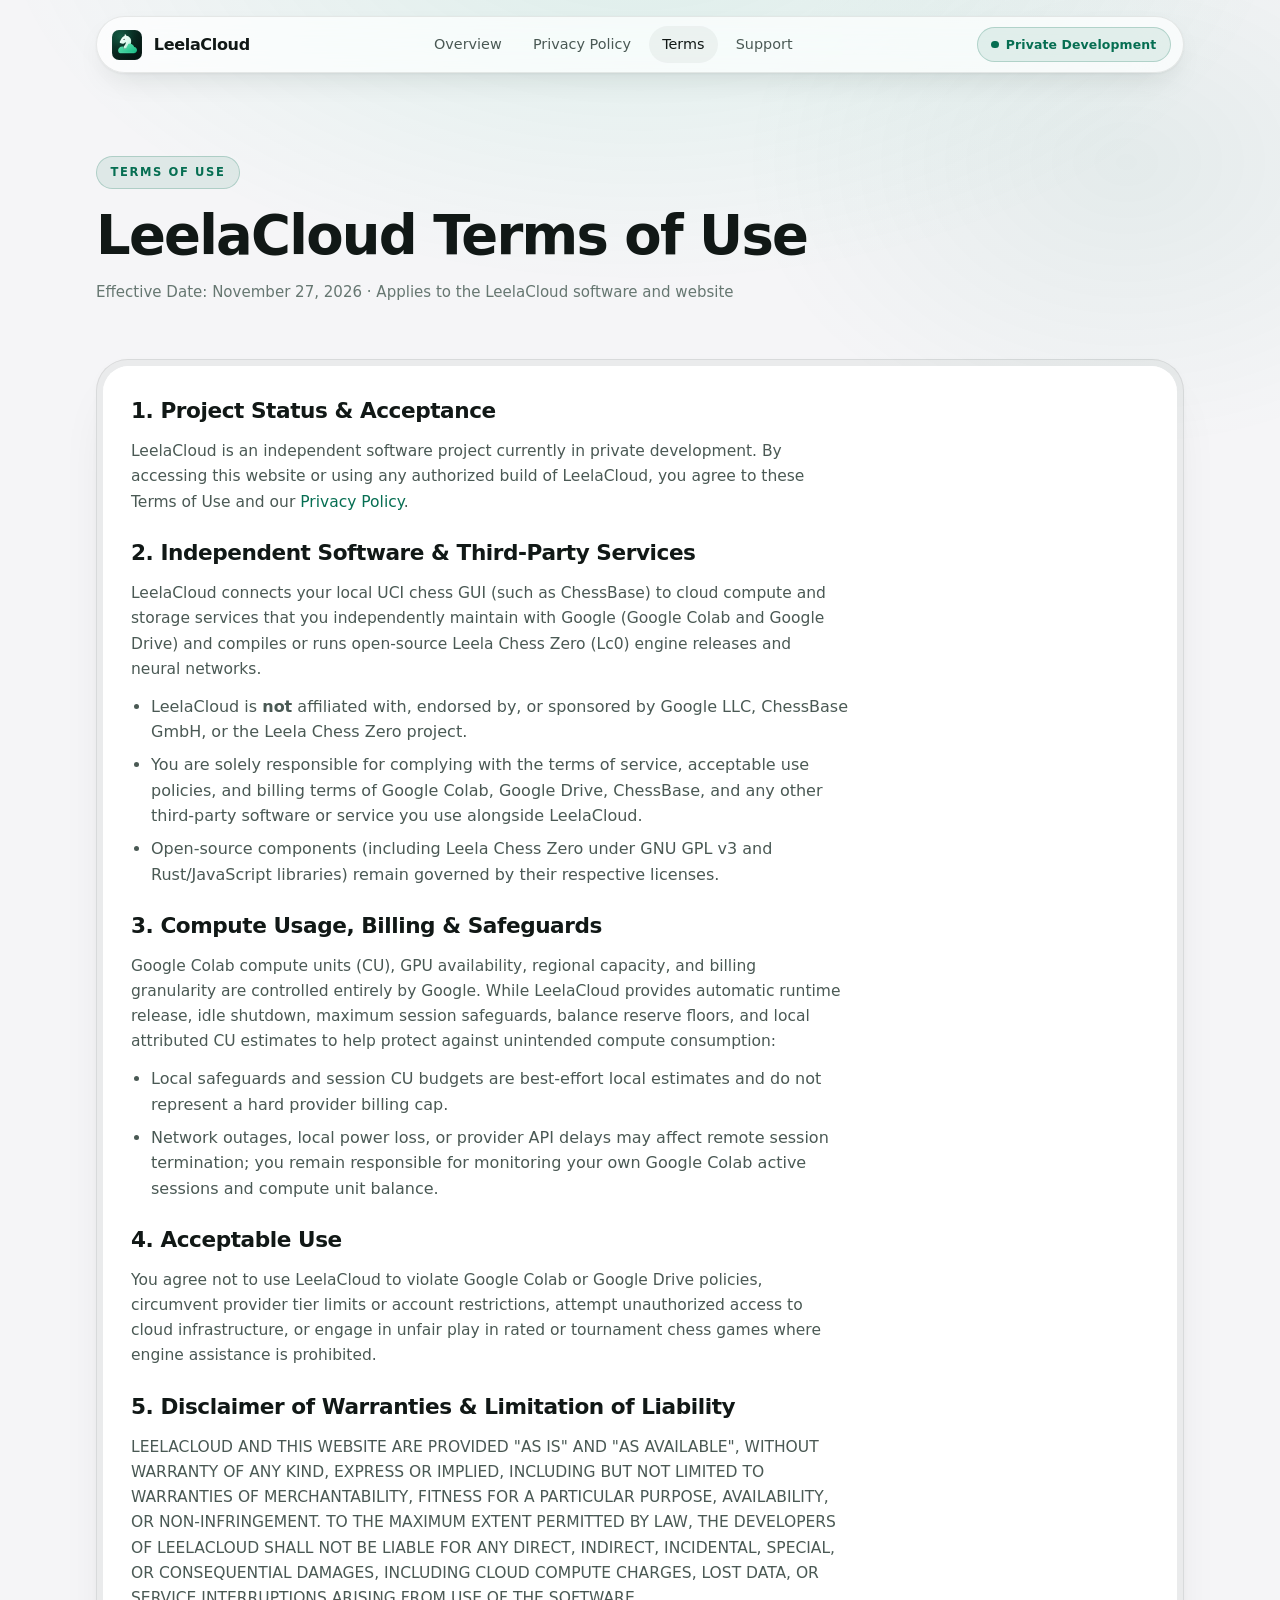
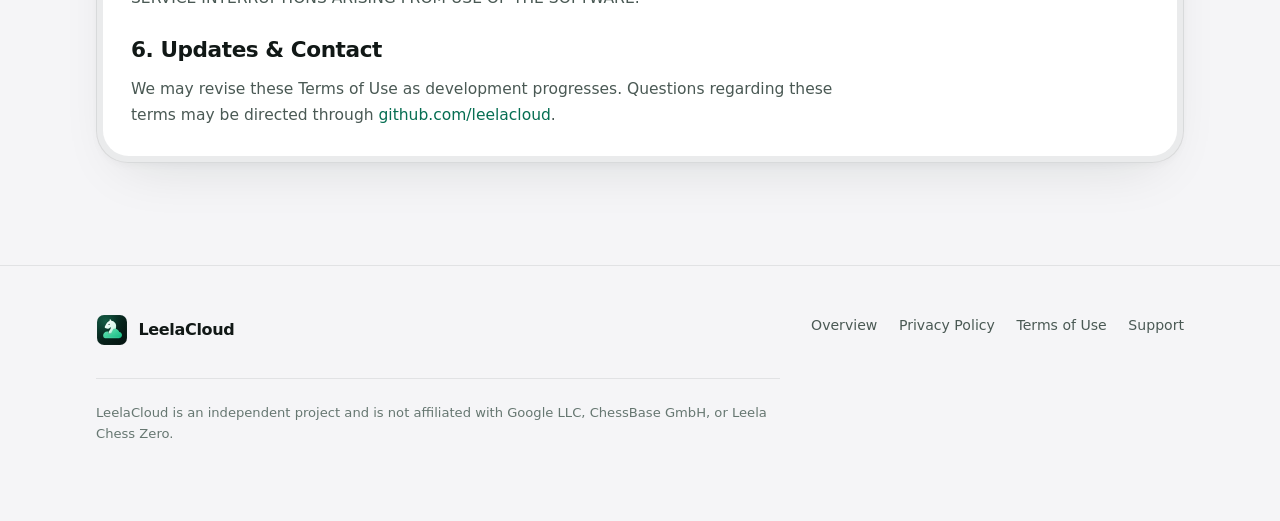
<file: terms.html>
<!DOCTYPE html>
<html lang="en">
<head>
  <meta charset="utf-8">
  <meta name="viewport" content="width=device-width, initial-scale=1">
  <title>Terms of Use — LeelaCloud</title>
  <meta name="description" content="Terms of Use for LeelaCloud software and documentation.">
  <meta name="theme-color" content="#07221B">
  <link rel="icon" type="image/svg+xml" href="assets/favicon.svg">
  <link rel="stylesheet" href="styles.css">
</head>
<body>
  <a class="skip-link" href="#main">Skip to content</a>

  <header class="nav-shell">
    <nav class="nav-island" aria-label="Primary navigation">
      <a class="brand" href="index.html">
        <img src="assets/logo.svg" alt="" width="32" height="32">
        <span>LeelaCloud</span>
      </a>
      <div class="nav-links">
        <a href="index.html">Overview</a>
        <a href="privacy.html">Privacy Policy</a>
        <a href="terms.html" aria-current="page">Terms</a>
        <a href="index.html#support">Support</a>
      </div>
      <span class="nav-status"><span class="status-dot" aria-hidden="true"></span>Private Development</span>
      <button class="menu-toggle" type="button" aria-label="Toggle navigation menu" aria-expanded="false" aria-controls="mobile-menu">
        <span class="menu-bars" aria-hidden="true"><span></span><span></span></span>
      </button>
    </nav>
  </header>

  <nav id="mobile-menu" class="mobile-drawer" aria-label="Mobile navigation" data-open="false">
    <a href="index.html">Overview</a>
    <a href="privacy.html">Privacy Policy</a>
    <a href="terms.html" aria-current="page">Terms of Use</a>
    <a href="index.html#support">Support</a>
  </nav>

  <main id="main" class="wrap doc-layout">
    <div class="doc-hero">
      <span class="eyebrow">Terms of Use</span>
      <h1>LeelaCloud Terms of Use</h1>
      <p class="doc-meta">Effective Date: November 27, 2026 · Applies to the LeelaCloud software and website</p>
    </div>

    <div class="bezel">
      <div class="bezel-core prose">
        <section>
          <h2>1. Project Status &amp; Acceptance</h2>
          <p>
            LeelaCloud is an independent software project currently in private development. By accessing this website or using any authorized build of LeelaCloud, you agree to these Terms of Use and our <a href="privacy.html">Privacy Policy</a>.
          </p>
        </section>

        <section>
          <h2>2. Independent Software &amp; Third-Party Services</h2>
          <p>
            LeelaCloud connects your local UCI chess GUI (such as ChessBase) to cloud compute and storage services that you independently maintain with Google (Google Colab and Google Drive) and compiles or runs open-source Leela Chess Zero (Lc0) engine releases and neural networks.
          </p>
          <ul>
            <li>LeelaCloud is <strong>not</strong> affiliated with, endorsed by, or sponsored by Google LLC, ChessBase GmbH, or the Leela Chess Zero project.</li>
            <li>You are solely responsible for complying with the terms of service, acceptable use policies, and billing terms of Google Colab, Google Drive, ChessBase, and any other third-party software or service you use alongside LeelaCloud.</li>
            <li>Open-source components (including Leela Chess Zero under GNU GPL v3 and Rust/JavaScript libraries) remain governed by their respective licenses.</li>
          </ul>
        </section>

        <section>
          <h2>3. Compute Usage, Billing &amp; Safeguards</h2>
          <p>
            Google Colab compute units (CU), GPU availability, regional capacity, and billing granularity are controlled entirely by Google. While LeelaCloud provides automatic runtime release, idle shutdown, maximum session safeguards, balance reserve floors, and local attributed CU estimates to help protect against unintended compute consumption:
          </p>
          <ul>
            <li>Local safeguards and session CU budgets are best-effort local estimates and do not represent a hard provider billing cap.</li>
            <li>Network outages, local power loss, or provider API delays may affect remote session termination; you remain responsible for monitoring your own Google Colab active sessions and compute unit balance.</li>
          </ul>
        </section>

        <section>
          <h2>4. Acceptable Use</h2>
          <p>
            You agree not to use LeelaCloud to violate Google Colab or Google Drive policies, circumvent provider tier limits or account restrictions, attempt unauthorized access to cloud infrastructure, or engage in unfair play in rated or tournament chess games where engine assistance is prohibited.
          </p>
        </section>

        <section>
          <h2>5. Disclaimer of Warranties &amp; Limitation of Liability</h2>
          <p>
            LEELACLOUD AND THIS WEBSITE ARE PROVIDED "AS IS" AND "AS AVAILABLE", WITHOUT WARRANTY OF ANY KIND, EXPRESS OR IMPLIED, INCLUDING BUT NOT LIMITED TO WARRANTIES OF MERCHANTABILITY, FITNESS FOR A PARTICULAR PURPOSE, AVAILABILITY, OR NON-INFRINGEMENT. TO THE MAXIMUM EXTENT PERMITTED BY LAW, THE DEVELOPERS OF LEELACLOUD SHALL NOT BE LIABLE FOR ANY DIRECT, INDIRECT, INCIDENTAL, SPECIAL, OR CONSEQUENTIAL DAMAGES, INCLUDING CLOUD COMPUTE CHARGES, LOST DATA, OR SERVICE INTERRUPTIONS ARISING FROM USE OF THE SOFTWARE.
          </p>
        </section>

        <section>
          <h2>6. Updates &amp; Contact</h2>
          <p>
            We may revise these Terms of Use as development progresses. Questions regarding these terms may be directed through <a href="https://github.com/leelacloud" rel="noopener noreferrer">github.com/leelacloud</a><!-- SUPPORT_CONTACT_SLOT -->.
          </p>
        </section>
      </div>
    </div>
  </main>

  <footer>
    <div class="wrap">
      <div class="footer-grid">
        <div>
          <a class="brand" href="index.html">
            <img src="assets/logo.svg" alt="" width="28" height="28">
            <span>LeelaCloud</span>
          </a>
        </div>
        <div class="footer-links">
          <a href="index.html">Overview</a>
          <a href="privacy.html">Privacy Policy</a>
          <a href="terms.html" aria-current="page">Terms of Use</a>
          <a href="index.html#support">Support</a>
        </div>
      </div>
      <p class="disclaimer">
        LeelaCloud is an independent project and is not affiliated with Google LLC, ChessBase GmbH, or Leela Chess Zero.
      </p>
    </div>
  </footer>

  <script>
    (function () {
      var btn = document.querySelector(".menu-toggle");
      var drawer = document.getElementById("mobile-menu");
      if (btn && drawer) {
        btn.addEventListener("click", function () {
          var open = btn.getAttribute("aria-expanded") === "true";
          btn.setAttribute("aria-expanded", String(!open));
          drawer.setAttribute("data-open", String(!open));
        });
      }
    })();
  </script>
</body>
</html>
</file>
<file: styles.css>
/* LeelaCloud — Apple-Inspired Soft Structuralism Static Design System
 * Zero external fonts, zero trackers, zero cookies, responsive desktop/mobile,
 * adaptive light/dark mode, and full reduced-motion / reduced-transparency accessibility.
 */

:root {
  color-scheme: light dark;
  --font-display: -apple-system, BlinkMacSystemFont, "SF Pro Display", "Segoe UI Variable Display", "Segoe UI", system-ui, sans-serif;
  --font-body: -apple-system, BlinkMacSystemFont, "SF Pro Text", "Segoe UI Variable Text", "Segoe UI", system-ui, sans-serif;
  --font-mono: ui-monospace, "SF Mono", "Cascadia Mono", Consolas, monospace;

  --bg: #f5f5f7;
  --bg-elevated: #ffffff;
  --bezel-outer: rgba(12, 24, 20, 0.045);
  --bezel-ring: rgba(12, 24, 20, 0.08);
  --inner-highlight: inset 0 1px 0 rgba(255, 255, 255, 0.9);
  --nav-bg: rgba(255, 255, 255, 0.72);
  --nav-border: rgba(12, 24, 20, 0.09);

  --text: #111816;
  --text-secondary: #4a5954;
  --text-tertiary: #667771;

  --accent: #066e52;
  --accent-strong: #04543e;
  --accent-soft: rgba(6, 110, 82, 0.09);
  --accent-ring: rgba(6, 110, 82, 0.22);

  --shadow-ambient: 0 24px 60px -28px rgba(10, 26, 20, 0.14), 0 4px 14px -4px rgba(10, 26, 20, 0.06);
  --shadow-pill: 0 12px 32px -12px rgba(10, 26, 20, 0.14), 0 1px 3px rgba(10, 26, 20, 0.06);
  --ease-fluid: cubic-bezier(0.32, 0.72, 0, 1);

  --radius-outer: 2rem;
  --radius-inner: calc(2rem - 0.375rem);
  --container: 68rem;
}

@media (prefers-color-scheme: dark) {
  :root {
    --bg: #070a09;
    --bg-elevated: #0f1513;
    --bezel-outer: rgba(255, 255, 255, 0.04);
    --bezel-ring: rgba(255, 255, 255, 0.09);
    --inner-highlight: inset 0 1px 0 rgba(255, 255, 255, 0.08);
    --nav-bg: rgba(15, 22, 20, 0.72);
    --nav-border: rgba(255, 255, 255, 0.11);

    --text: #f0f7f4;
    --text-secondary: #a2b5ae;
    --text-tertiary: #7e928b;

    --accent: #34d399;
    --accent-strong: #6ee7b7;
    --accent-soft: rgba(52, 211, 153, 0.12);
    --accent-ring: rgba(52, 211, 153, 0.28);

    --shadow-ambient: 0 28px 70px -24px rgba(0, 0, 0, 0.65), 0 4px 16px -4px rgba(0, 0, 0, 0.45);
    --shadow-pill: 0 14px 36px -12px rgba(0, 0, 0, 0.6), 0 1px 4px rgba(0, 0, 0, 0.4);
  }
}

*, *::before, *::after {
  box-sizing: border-box;
}

html {
  font: 100%/1.6 var(--font-body);
  scroll-behavior: smooth;
  -webkit-font-smoothing: antialiased;
  text-rendering: optimizeLegibility;
}

body {
  margin: 0;
  background: var(--bg);
  color: var(--text);
  min-height: 100dvh;
  overflow-x: hidden;
}

/* Subtle fixed ambient gradient backdrop */
body::before {
  content: "";
  position: fixed;
  inset: 0;
  pointer-events: none;
  z-index: -1;
  background:
    radial-gradient(62rem 36rem at 50% -10%, rgba(16, 185, 129, 0.11), transparent 65%),
    radial-gradient(40rem 30rem at 88% 18%, rgba(6, 110, 82, 0.07), transparent 60%);
}

a {
  color: var(--accent);
  text-decoration: none;
  transition: color 240ms var(--ease-fluid);
}

a:hover {
  color: var(--accent-strong);
}

:focus-visible {
  outline: 2px solid var(--accent);
  outline-offset: 3px;
  border-radius: 0.4rem;
}

.skip-link {
  position: absolute;
  left: -9999px;
  top: 0.75rem;
  z-index: 100;
  padding: 0.65rem 1rem;
  border-radius: 999px;
  background: var(--text);
  color: var(--bg);
  font-weight: 600;
}

.skip-link:focus {
  left: 1rem;
}

.wrap {
  width: min(100% - 2rem, var(--container));
  margin-inline: auto;
}

/* Floating Glass Island Navigation */
.nav-shell {
  position: sticky;
  top: 1rem;
  z-index: 40;
  display: flex;
  justify-content: center;
  padding-inline: 1rem;
  pointer-events: none;
}

.nav-island {
  pointer-events: auto;
  display: flex;
  align-items: center;
  justify-content: space-between;
  gap: 1.5rem;
  width: min(100%, var(--container));
  padding: 0.55rem 0.75rem 0.55rem 0.9rem;
  border-radius: 999px;
  background: var(--nav-bg);
  border: 1px solid var(--nav-border);
  box-shadow: var(--shadow-pill);
  backdrop-filter: blur(22px) saturate(180%);
  -webkit-backdrop-filter: blur(22px) saturate(180%);
}

.brand {
  display: inline-flex;
  align-items: center;
  gap: 0.65rem;
  color: var(--text);
  font-family: var(--font-display);
  font-weight: 650;
  font-size: 1rem;
  letter-spacing: -0.02em;
}

.brand img {
  width: 2rem;
  height: 2rem;
  border-radius: 0.5rem;
  display: block;
}

.nav-links {
  display: flex;
  align-items: center;
  gap: 0.25rem;
}

.nav-links a {
  color: var(--text-secondary);
  font-size: 0.9rem;
  font-weight: 500;
  padding: 0.45rem 0.85rem;
  border-radius: 999px;
  transition: color 220ms var(--ease-fluid), background-color 220ms var(--ease-fluid);
}

.nav-links a:hover,
.nav-links a[aria-current="page"] {
  color: var(--text);
  background: var(--bezel-outer);
}

.nav-status {
  display: inline-flex;
  align-items: center;
  gap: 0.45rem;
  padding: 0.42rem 0.85rem;
  border-radius: 999px;
  background: var(--accent-soft);
  border: 1px solid var(--accent-ring);
  color: var(--accent);
  font-size: 0.78rem;
  font-weight: 600;
  letter-spacing: 0.01em;
  white-space: nowrap;
}

.status-dot {
  width: 0.45rem;
  height: 0.45rem;
  border-radius: 50%;
  background: var(--accent);
}

.menu-toggle {
  display: none;
  align-items: center;
  justify-content: center;
  width: 2.4rem;
  height: 2.4rem;
  border-radius: 999px;
  border: 1px solid var(--nav-border);
  background: transparent;
  color: var(--text);
  cursor: pointer;
}

.menu-bars {
  position: relative;
  width: 1.05rem;
  height: 0.7rem;
}

.menu-bars span {
  position: absolute;
  left: 0;
  width: 100%;
  height: 1.75px;
  border-radius: 2px;
  background: currentColor;
  transition: transform 320ms var(--ease-fluid), top 320ms var(--ease-fluid);
}

.menu-bars span:first-child { top: 0.1rem; }
.menu-bars span:last-child { top: 0.55rem; }

.menu-toggle[aria-expanded="true"] .menu-bars span:first-child {
  top: 0.32rem;
  transform: rotate(45deg);
}

.menu-toggle[aria-expanded="true"] .menu-bars span:last-child {
  top: 0.32rem;
  transform: rotate(-45deg);
}

.mobile-drawer {
  display: none;
}

/* Typography & Eyebrows */
.eyebrow {
  display: inline-flex;
  align-items: center;
  justify-content: center;
  flex-wrap: wrap;
  gap: 0.5rem;
  max-width: 100%;
  padding: 0.38rem 0.85rem;
  border-radius: 999px;
  background: var(--accent-soft);
  border: 1px solid var(--accent-ring);
  color: var(--accent);
  font-size: 0.72rem;
  font-weight: 650;
  letter-spacing: 0.14em;
  text-transform: uppercase;
  text-align: center;
}

h1, h2, h3 {
  font-family: var(--font-display);
  margin: 0;
  font-optical-sizing: auto;
}

.hero {
  padding: clamp(4.5rem, 10vw, 8.5rem) 0 clamp(3.5rem, 7vw, 6rem);
  text-align: center;
}

.hero h1 {
  margin-top: 1.5rem;
  font-size: clamp(2.5rem, 6.2vw, 4.75rem);
  font-weight: 700;
  line-height: 1.04;
  letter-spacing: -0.038em;
  max-width: 16ch;
  margin-inline: auto;
}

.hero-lead {
  margin: 1.5rem auto 0;
  max-width: 56ch;
  font-size: clamp(1.06rem, 1.9vw, 1.28rem);
  line-height: 1.58;
  color: var(--text-secondary);
}

.cta-row {
  margin-top: 2.25rem;
  display: flex;
  flex-wrap: wrap;
  align-items: center;
  justify-content: center;
  gap: 0.9rem;
}

/* Button-in-Button Nested Pill CTAs */
.btn {
  display: inline-flex;
  align-items: center;
  gap: 0.85rem;
  padding: 0.5rem 0.55rem 0.5rem 1.35rem;
  border-radius: 999px;
  font-weight: 600;
  font-size: 0.96rem;
  letter-spacing: -0.01em;
  border: 1px solid transparent;
  transition: transform 180ms var(--ease-fluid), background-color 280ms var(--ease-fluid), border-color 280ms var(--ease-fluid), box-shadow 280ms var(--ease-fluid);
}

.btn:active {
  transform: scale(0.975);
}

.btn-primary {
  background: var(--text);
  color: var(--bg);
  box-shadow: var(--shadow-pill);
}

.btn-primary:hover {
  color: var(--bg);
  background: var(--accent-strong);
}

.btn-secondary {
  background: var(--bg-elevated);
  color: var(--text);
  border-color: var(--bezel-ring);
}

.btn-secondary:hover {
  color: var(--text);
  border-color: var(--accent-ring);
}

.btn-orb {
  display: inline-grid;
  place-items: center;
  width: 2.1rem;
  height: 2.1rem;
  border-radius: 50%;
  background: rgba(255, 255, 255, 0.16);
  transition: transform 360ms var(--ease-fluid);
}

.btn-secondary .btn-orb {
  background: var(--bezel-outer);
}

.btn:hover .btn-orb {
  transform: translate(2px, -1px) scale(1.05);
}

/* Key Facts Strip */
.metrics-strip {
  margin-top: clamp(3rem, 6vw, 4.75rem);
  display: grid;
  grid-template-columns: repeat(4, minmax(0, 1fr));
  gap: 1rem;
}

/* Double-Bezel Machined Card Architecture */
.bezel {
  padding: 0.375rem;
  border-radius: var(--radius-outer);
  background: var(--bezel-outer);
  border: 1px solid var(--bezel-ring);
  box-shadow: var(--shadow-ambient);
  transition: transform 520ms var(--ease-fluid), border-color 360ms var(--ease-fluid);
}

.bezel:hover {
  border-color: var(--accent-ring);
}

.bezel-core {
  height: 100%;
  padding: 1.75rem;
  border-radius: var(--radius-inner);
  background: var(--bg-elevated);
  box-shadow: var(--inner-highlight);
}

.metric-card .bezel-core {
  padding: 1.35rem 1.45rem;
  text-align: left;
}

.metric-value {
  font-family: var(--font-display);
  font-size: clamp(1.35rem, 2.5vw, 1.85rem);
  font-weight: 700;
  letter-spacing: -0.03em;
  font-variant-numeric: tabular-nums;
}

.metric-label {
  margin-top: 0.35rem;
  font-size: 0.86rem;
  color: var(--text-secondary);
  line-height: 1.4;
}

/* Sections & Macro Whitespace */
.section {
  padding: clamp(4.2rem, 8vw, 7rem) 0;
}

.section-head {
  max-width: 44rem;
  margin-bottom: clamp(2.2rem, 4vw, 3.4rem);
}

.section-head h2 {
  margin-top: 1rem;
  font-size: clamp(1.9rem, 3.8vw, 3rem);
  font-weight: 700;
  line-height: 1.09;
  letter-spacing: -0.03em;
}

.section-head p {
  margin: 0.9rem 0 0;
  font-size: 1.06rem;
  color: var(--text-secondary);
}

/* Asymmetrical Bento Grid */
.bento {
  display: grid;
  grid-template-columns: repeat(12, minmax(0, 1fr));
  gap: 1.25rem;
}

.span-7 { grid-column: span 7; }
.span-5 { grid-column: span 5; }
.span-6 { grid-column: span 6; }
.span-12 { grid-column: span 12; }

.card-icon {
  display: inline-grid;
  place-items: center;
  width: 2.6rem;
  height: 2.6rem;
  border-radius: 0.85rem;
  background: var(--accent-soft);
  color: var(--accent);
  margin-bottom: 1.15rem;
}

.bezel-core h3 {
  font-size: 1.28rem;
  font-weight: 650;
  letter-spacing: -0.02em;
  line-height: 1.25;
}

.bezel-core p {
  margin: 0.7rem 0 0;
  color: var(--text-secondary);
  font-size: 0.97rem;
  line-height: 1.62;
}

.detail-list {
  margin: 1.15rem 0 0;
  padding: 0;
  list-style: none;
  display: grid;
  gap: 0.55rem;
}

.detail-list li {
  display: flex;
  align-items: baseline;
  gap: 0.6rem;
  font-size: 0.92rem;
  color: var(--text-secondary);
}

.detail-list li::before {
  content: "";
  flex: 0 0 0.38rem;
  height: 0.38rem;
  border-radius: 50%;
  background: var(--accent);
  transform: translateY(-0.15rem);
}

/* Architecture Diagram Card */
.arch-diagram {
  width: 100%;
  height: auto;
  display: block;
  margin-top: 1.25rem;
}

.code-chip {
  font-family: var(--font-mono);
  font-size: 0.84em;
  padding: 0.14rem 0.45rem;
  border-radius: 0.45rem;
  background: var(--bezel-outer);
  border: 1px solid var(--bezel-ring);
  color: var(--text);
}

/* Legal / Policy Document Layout */
.doc-hero {
  padding: clamp(4rem, 8vw, 6.2rem) 0 2.5rem;
}

.doc-hero h1 {
  margin-top: 1.15rem;
  font-size: clamp(2.1rem, 4.5vw, 3.4rem);
  font-weight: 700;
  letter-spacing: -0.032em;
  line-height: 1.08;
}

.doc-meta {
  margin-top: 0.9rem;
  color: var(--text-tertiary);
  font-size: 0.94rem;
}

.doc-layout {
  padding-bottom: clamp(4rem, 8vw, 6.5rem);
}

.prose {
  display: grid;
  gap: 1.35rem;
}

.prose section {
  scroll-margin-top: 6rem;
}

.prose h2 {
  font-size: 1.35rem;
  font-weight: 650;
  letter-spacing: -0.02em;
  margin-bottom: 0.65rem;
}

.prose p {
  margin: 0.65rem 0 0;
  color: var(--text-secondary);
  max-width: 72ch;
}

.prose ul {
  margin: 0.75rem 0 0;
  padding-left: 1.25rem;
  color: var(--text-secondary);
  display: grid;
  gap: 0.45rem;
  max-width: 72ch;
}

.callout {
  padding: 1.15rem 1.35rem;
  border-radius: 1.1rem;
  background: var(--accent-soft);
  border: 1px solid var(--accent-ring);
  color: var(--text);
}

.callout strong {
  color: var(--accent);
}

.scope-table {
  width: 100%;
  border-collapse: collapse;
  margin-top: 1rem;
  font-size: 0.92rem;
}

.scope-table th,
.scope-table td {
  text-align: left;
  padding: 0.8rem 0.75rem;
  border-bottom: 1px solid var(--bezel-ring);
  vertical-align: top;
}

.scope-table th {
  color: var(--text-tertiary);
  font-size: 0.78rem;
  font-weight: 650;
  letter-spacing: 0.08em;
  text-transform: uppercase;
}

.scope-table td {
  color: var(--text-secondary);
}

/* Footer */
footer {
  padding: 3rem 0 4rem;
  border-top: 1px solid var(--bezel-ring);
  color: var(--text-tertiary);
  font-size: 0.88rem;
}

.footer-grid {
  display: flex;
  flex-wrap: wrap;
  align-items: flex-start;
  justify-content: space-between;
  gap: 2rem;
}

.footer-links {
  display: flex;
  flex-wrap: wrap;
  gap: 1.35rem;
}

.footer-links a {
  color: var(--text-secondary);
  font-weight: 500;
}

.footer-links a:hover {
  color: var(--text);
}

.disclaimer {
  margin-top: 1.6rem;
  padding-top: 1.4rem;
  border-top: 1px solid var(--bezel-ring);
  font-size: 0.82rem;
  line-height: 1.6;
  max-width: 82ch;
}

/* Progressive-enhancement scroll reveal (visible by default without JS!) */
.js-ready [data-reveal] {
  opacity: 0;
  transform: translateY(1.25rem);
  transition: opacity 720ms var(--ease-fluid), transform 720ms var(--ease-fluid);
}

.js-ready [data-reveal].is-visible {
  opacity: 1;
  transform: translateY(0);
}

/* Mobile Responsive Collapse (< 768px) */
@media (max-width: 840px) {
  .metrics-strip {
    grid-template-columns: repeat(2, minmax(0, 1fr));
  }
  .span-7, .span-5, .span-6 {
    grid-column: span 12;
  }
}

@media (max-width: 760px) {
  .nav-links,
  .nav-status {
    display: none;
  }
  .menu-toggle {
    display: inline-flex;
  }
  .mobile-drawer[data-open="true"] {
    display: grid;
    gap: 0.35rem;
    position: fixed;
    top: 4.8rem;
    left: 1rem;
    right: 1rem;
    z-index: 39;
    padding: 0.85rem;
    border-radius: 1.5rem;
    background: var(--nav-bg);
    border: 1px solid var(--nav-border);
    box-shadow: var(--shadow-ambient);
    backdrop-filter: blur(24px) saturate(180%);
    -webkit-backdrop-filter: blur(24px) saturate(180%);
  }
  .mobile-drawer a {
    padding: 0.75rem 1rem;
    border-radius: 0.9rem;
    color: var(--text);
    font-weight: 550;
  }
  .mobile-drawer a:hover {
    background: var(--bezel-outer);
  }
  .metrics-strip {
    grid-template-columns: 1fr;
  }
  .bezel-core {
    padding: 1.35rem;
  }
  .table-scroll {
    overflow-x: auto;
  }
}

/* Accessibility Media Queries */
@media (prefers-reduced-motion: reduce) {
  html { scroll-behavior: auto; }
  *, *::before, *::after {
    transition-duration: 0.01ms !important;
    animation-duration: 0.01ms !important;
  }
  .js-ready [data-reveal] {
    opacity: 1;
    transform: none;
  }
}

@media (prefers-reduced-transparency: reduce) {
  .nav-island,
  .mobile-drawer {
    background: var(--bg-elevated);
    backdrop-filter: none;
    -webkit-backdrop-filter: none;
  }
}

@media (prefers-contrast: more) {
  :root {
    --bezel-ring: currentColor;
    --nav-border: currentColor;
  }
}
</file>
